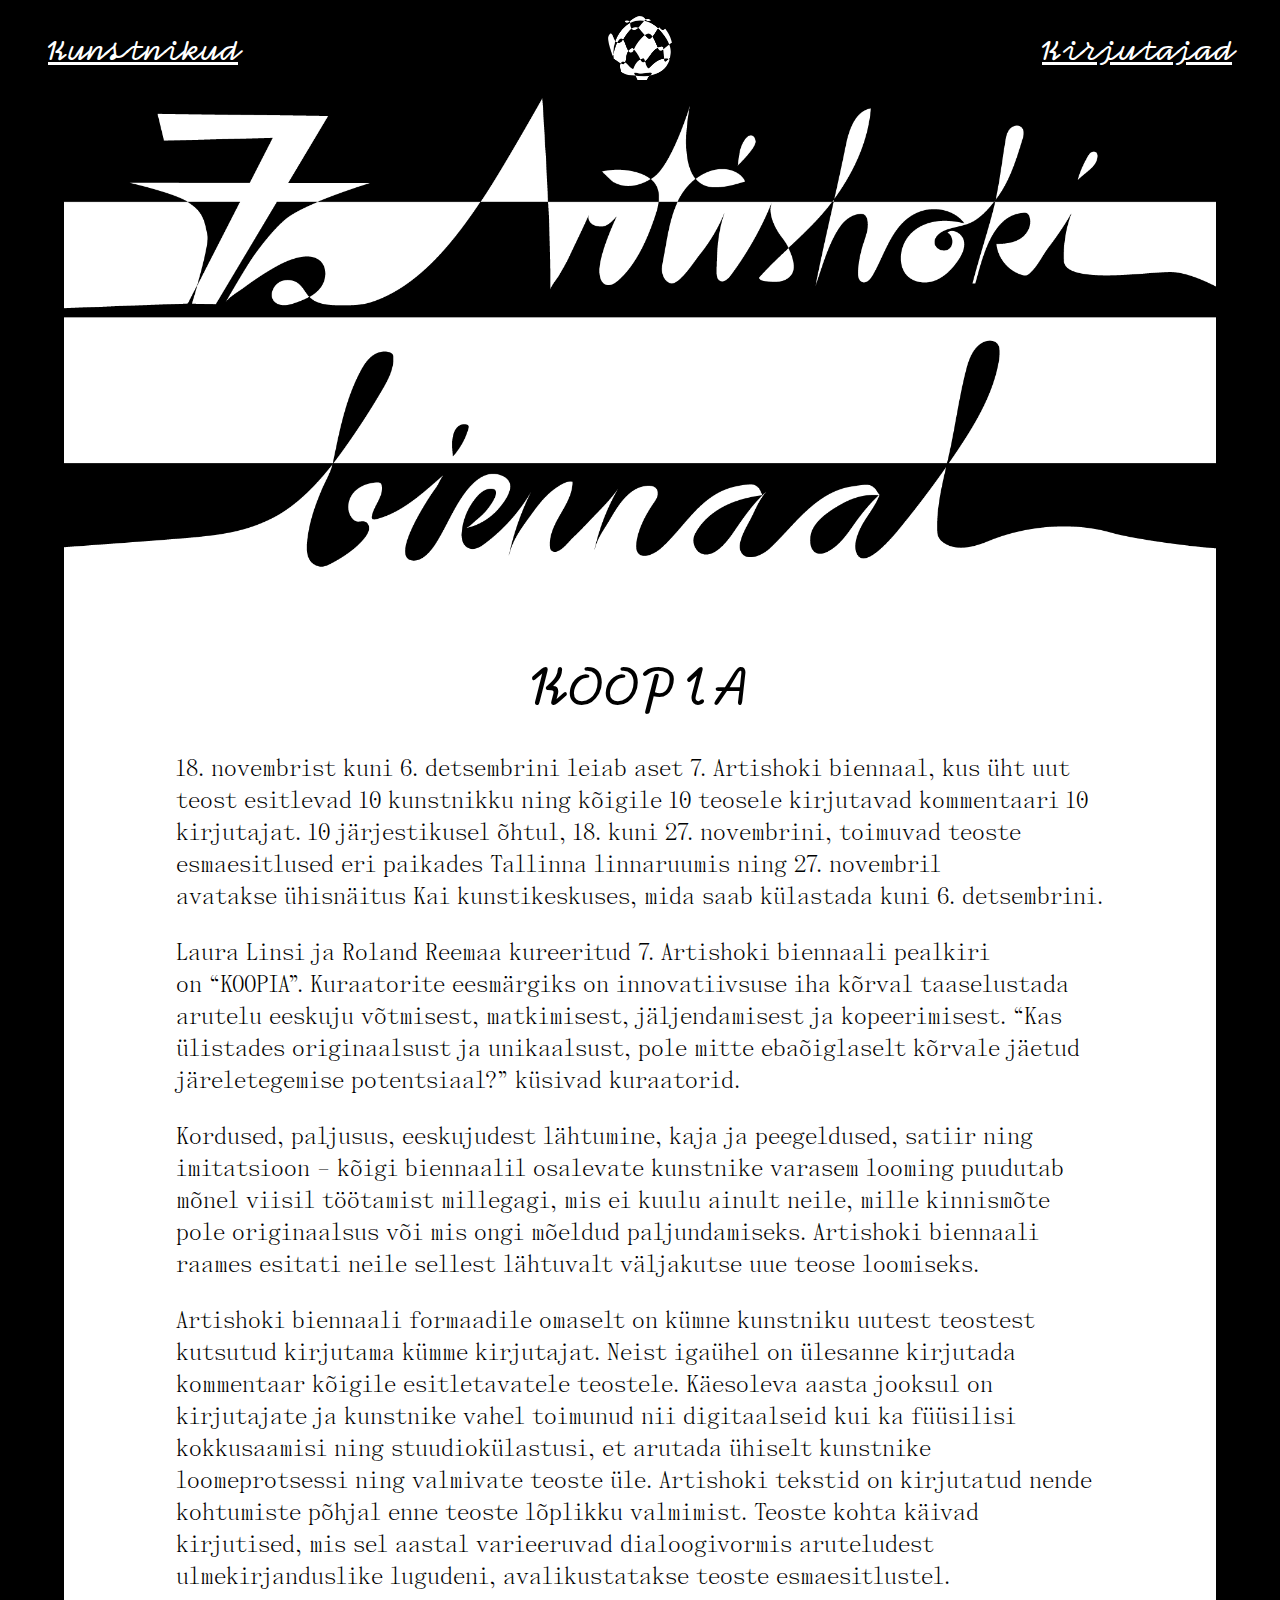
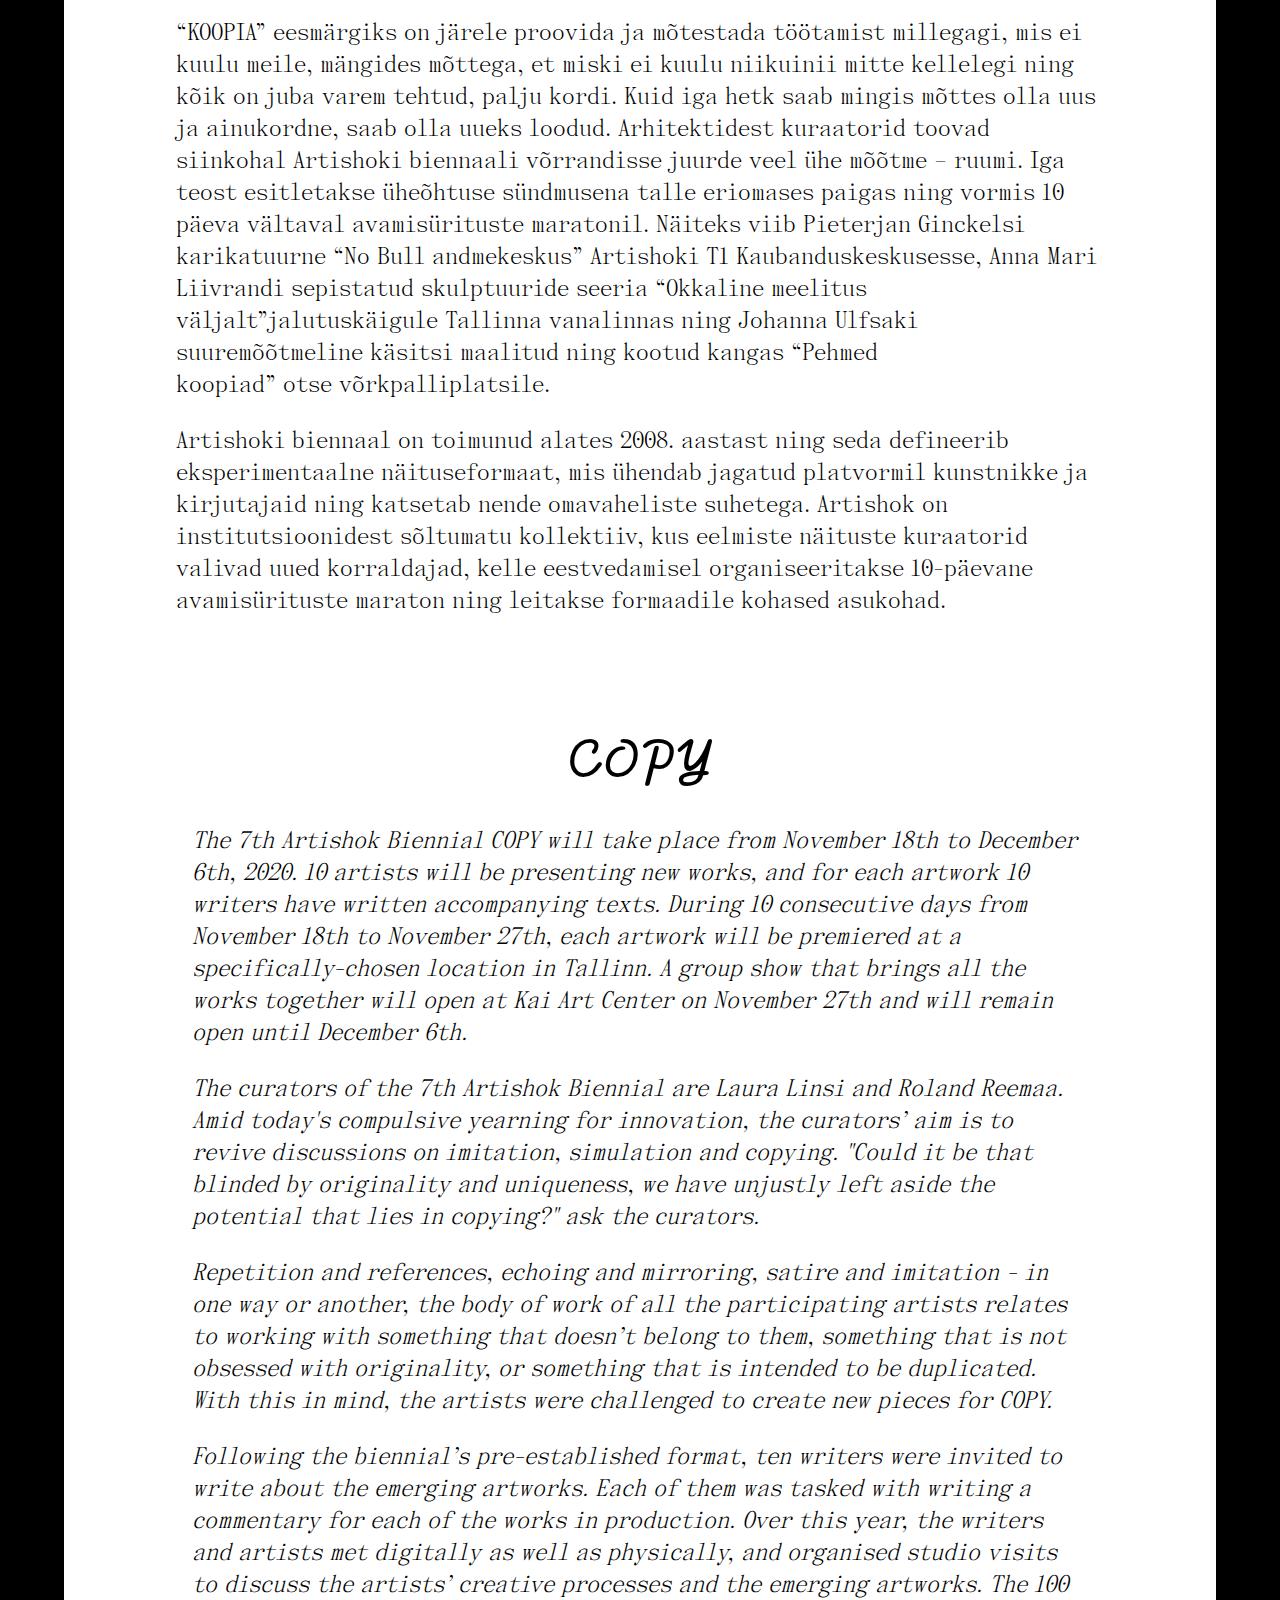
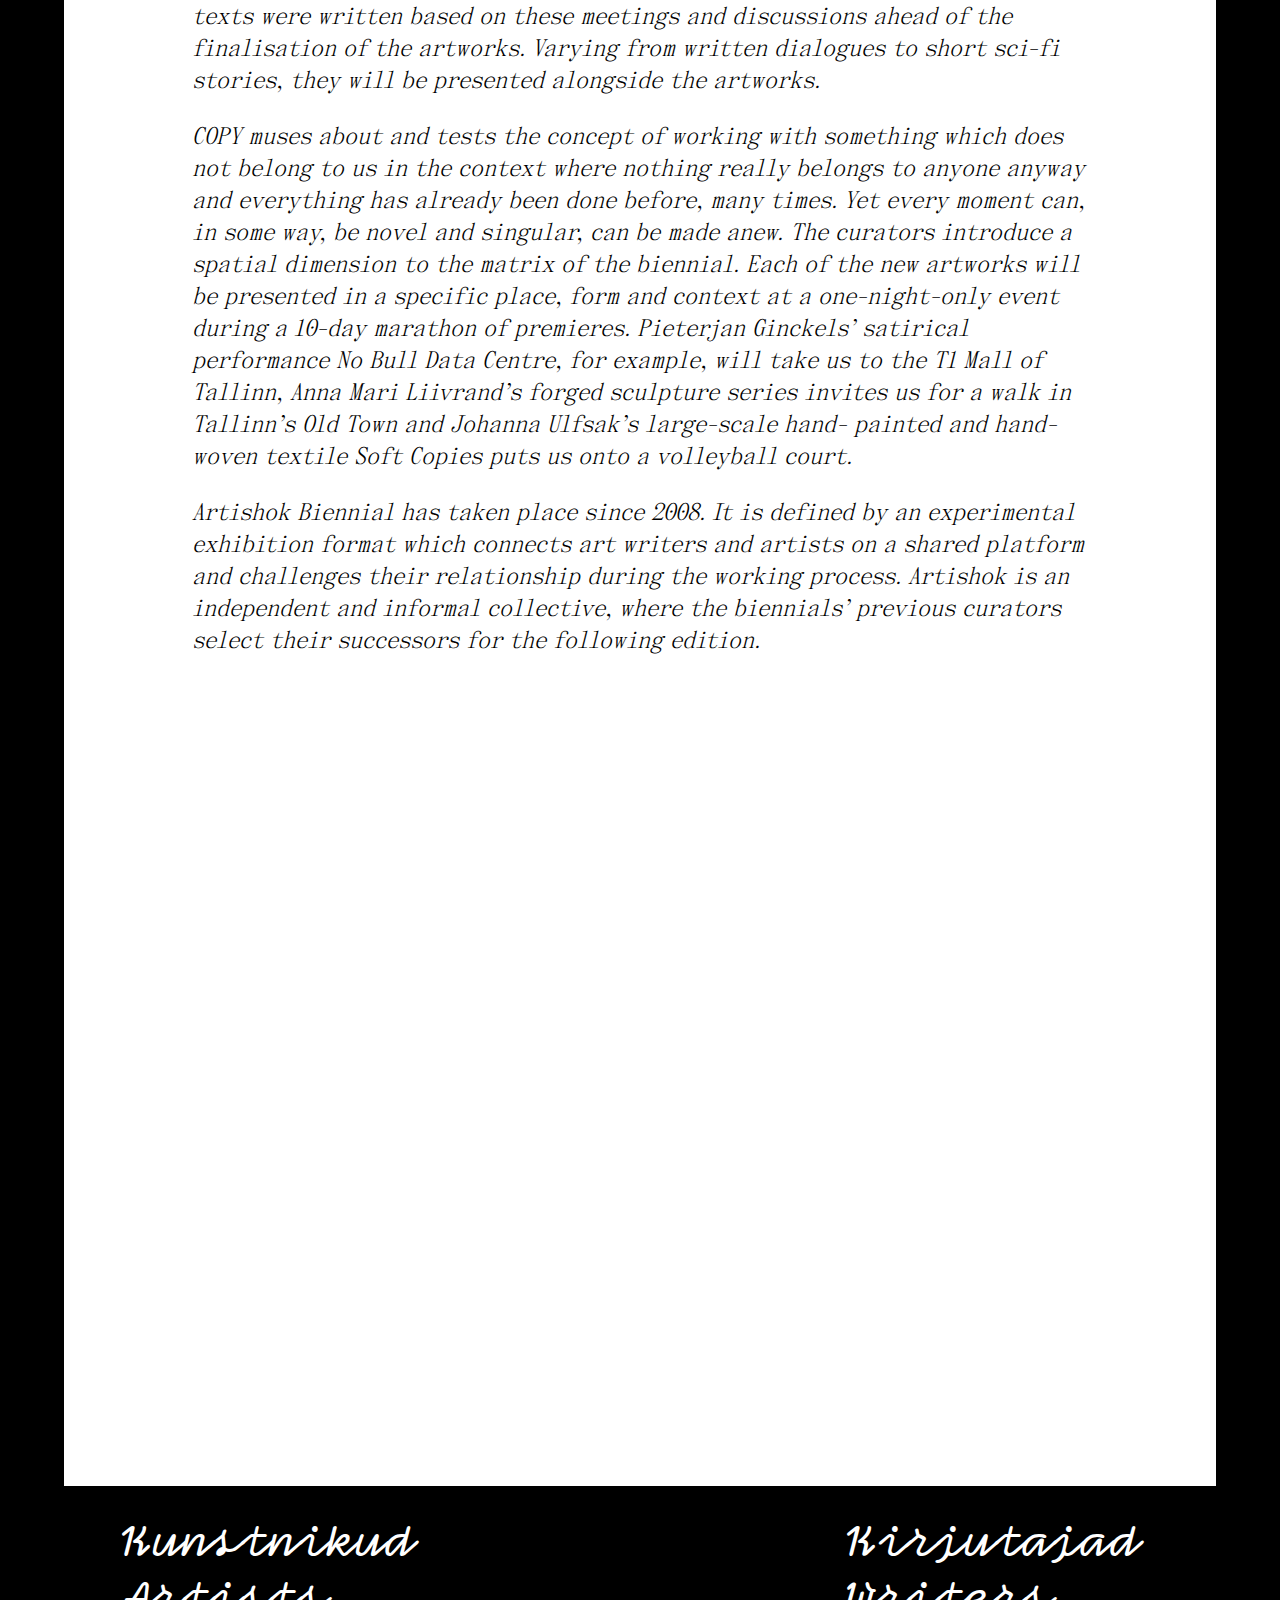
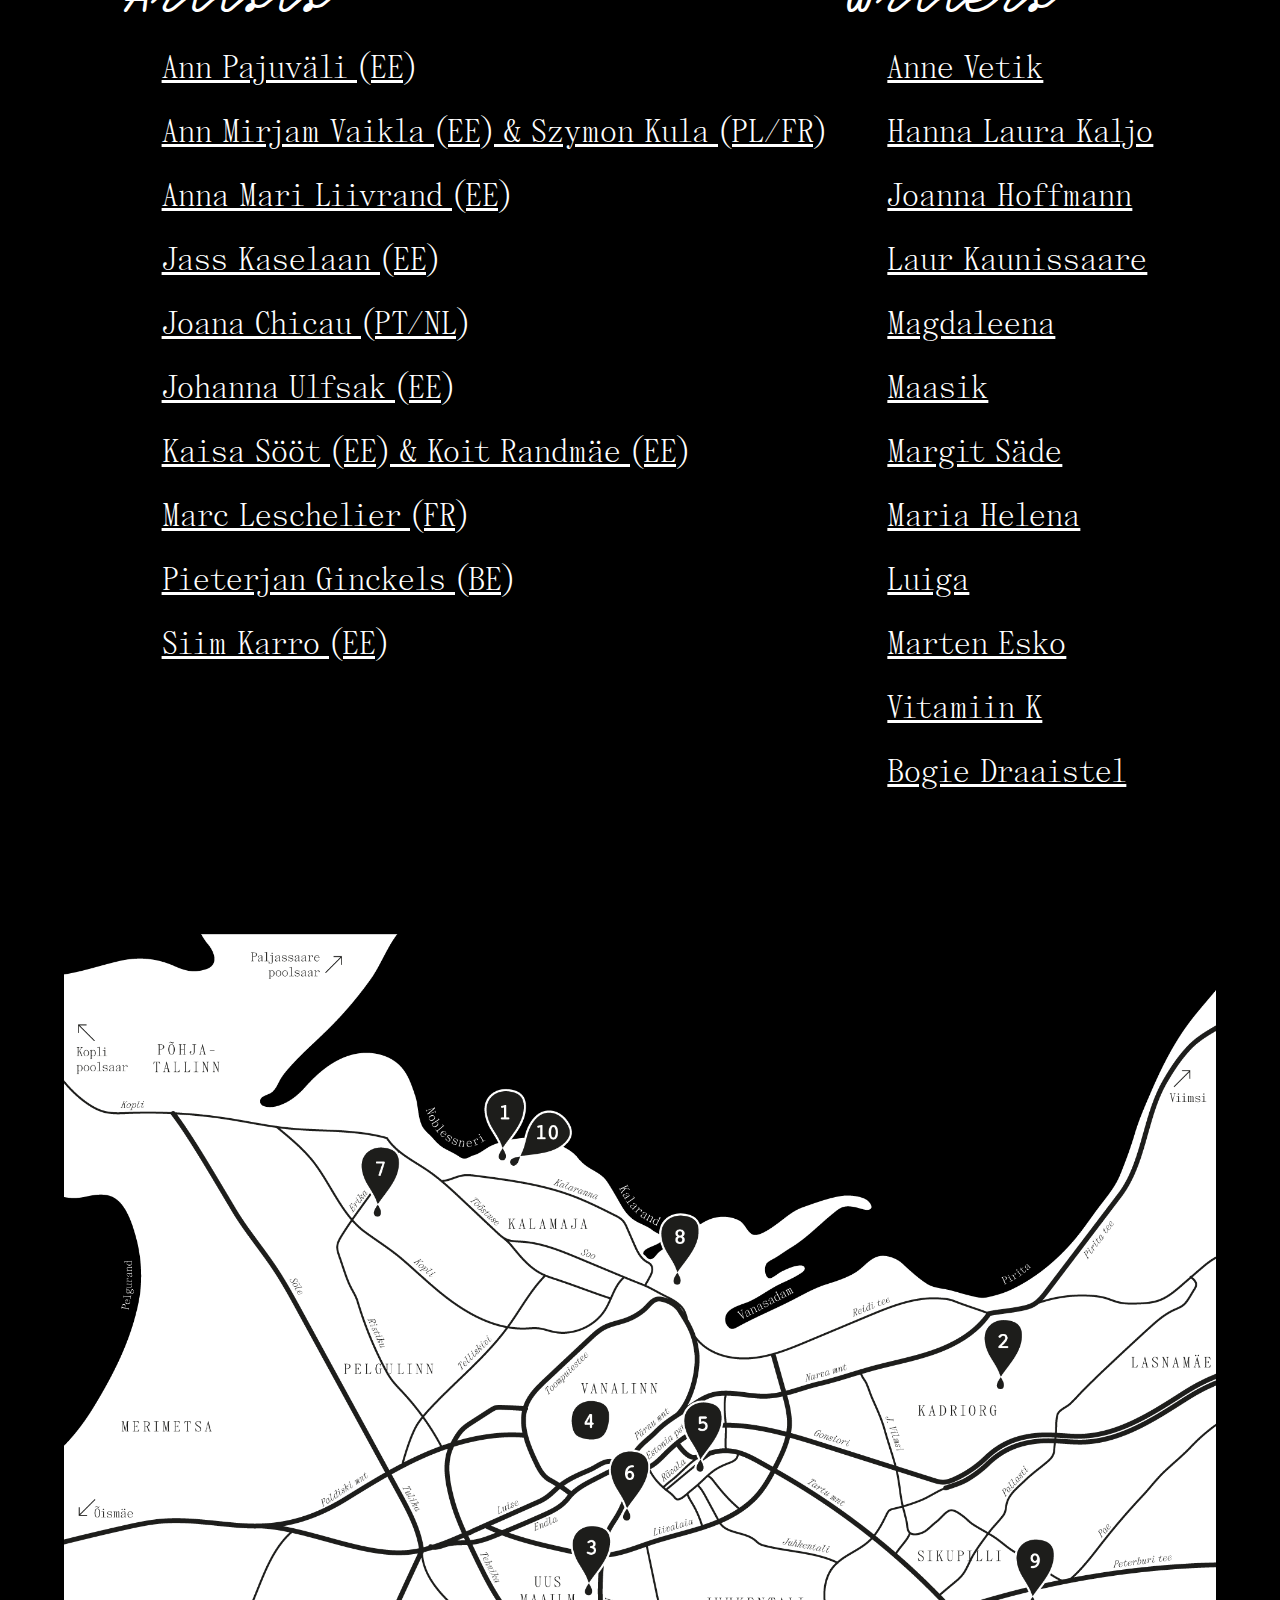
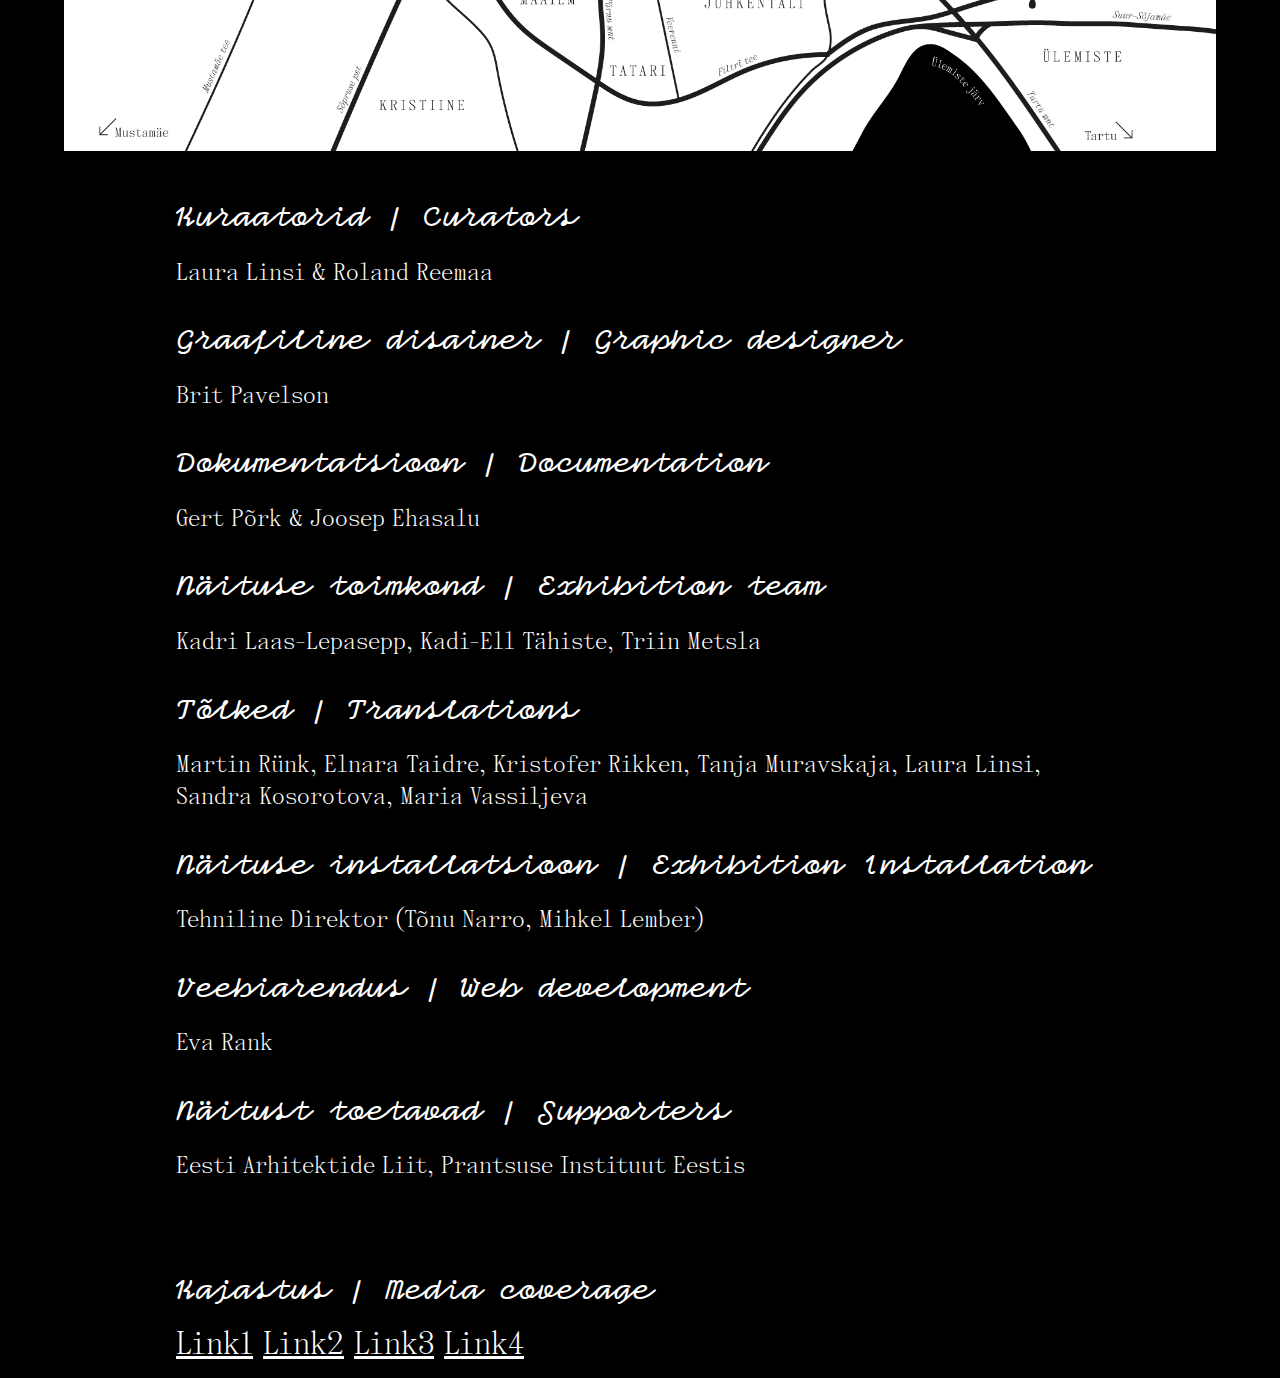
<file: index.html>
<!DOCTYPE html>
<html lang="en">
<head>
    <meta charset="UTF-8">
    <meta name="viewport" content="width=device-width, initial-scale=1.0">
    <title>7. Artishoki biennaal</title>
    <link rel="stylesheet" href="style.css">
</head>
<body>
    <nav>
      <div class="menu">
            <div class="artist-link">
                <h2><a href="javascript:;" onclick="toggleArtists()">Kunstnikud</a></h2>
            </div>
            <div class="icon-container">
                <a href="index.html"><img src="img/symbol.png" alt="artishok-home" class="icon"></a>
            </div>
            <div class="writers-link">
                <h2><a href="javascript:;" onclick="toggleWriters()">Kirjutajad</a></h2>
            </div>
      </div>
      <div id="artists-menu" class="dropdown-menu">
          <ul>
              <li><a href="kunstnikud/pajuvali.html">Ann Pajuväli (EE)</a></li>
              <li><a href="kunstnikud/vaiklakula.html">Ann Mirjam Vaikla (EE) & Szymon Kula (PL/FR)</a></li>
              <li><a href="kunstnikud/liivrand.html">Anna Mari Liivrand (EE)</a></li>
              <li><a href="kunstnikud/kaselaan.html">Jass Kaselaan (EE)</a></li>
              <li><a href="kunstnikud/chicau.html">Joana Chicau (PT/NL)</a></li>
              <li><a href="kunstnikud/ulfsak.html">Johanna Ulfsak (EE)</a></li>
              <li><a href="kunstnikud/sootrandmae.html">Kaisa Sööt (EE) & Koit Randmäe (EE)</a></li>
              <li><a href="kunstnikud/leschelier.html">Marc Leschelier (FR)</a></li>
              <li><a href="kunstnikud/ginckels.html">Pieterjan Ginckels (BE)</a></li>
              <li><a href="kunstnikud/karro.html">Siim Karro (EE)</a></li>
        </ul>
      </div>
      <div id="writers-menu" class="dropdown-menu">
          <ul>
              <li><a href="kirjutajad/vetik.html">Anne Vetik</a></li>
              <li><a href="kirjutajad/kaljo.html">Hanna Laura Kaljo</a></li>
              <li><a href="kirjutajad/hoffmann.html">Joanna Hoffmann</a></li>
              <li><a href="kirjutajad/kaunissaare.html">Laur Kaunissaare</a></li>
              <li><a href="kirjutajad/maasik.html">Magdaleena Maasik</a></li>
              <li><a href="kirjutajad/sade.html">Margit Säde</a></li>
              <li><a href="kirjutajad/luiga.html">Maria Helena Luiga</a></li>
              <li><a href="kirjutajad/esko.html">Marten Esko</a></li>
              <li><a href="kirjutajad/k.html">Vitamiin K</a></li>
              <li><a href="kirjutajad/draaistel.html">Bogie Draaistel</a></li>
          </ul>
        </div>
    </nav>
    <main class="wrapper">
        <img class="banner" src="img/artishok.png">
        <div class="inverted">
            <article class="article">
                <h1>KOOPIA</h1>
                <p>18. novembrist kuni 6. detsembrini leiab aset 7. Artishoki biennaal, kus üht uut
                teost esitlevad 10 kunstnikku ning kõigile 10 teosele kirjutavad kommentaari
                10 kirjutajat. 10 järjestikusel õhtul, 18. kuni 27. novembrini, toimuvad teoste
                esmaesitlused eri paikades Tallinna linnaruumis ning 27. novembril
                avatakse ühisnäitus Kai kunstikeskuses, mida saab külastada kuni 6.
                detsembrini.</p>
                <p>Laura Linsi ja Roland Reemaa kureeritud 7. Artishoki biennaali pealkiri
                on “KOOPIA”. Kuraatorite eesmärgiks on innovatiivsuse iha kõrval
                taaselustada arutelu eeskuju võtmisest, matkimisest, jäljendamisest ja
                kopeerimisest. “Kas ülistades originaalsust ja unikaalsust, pole mitte
                ebaõiglaselt kõrvale jäetud järeletegemise potentsiaal?” küsivad kuraatorid. </p>
                <p>Kordused, paljusus, eeskujudest lähtumine, kaja ja peegeldused, satiir ning
                imitatsioon – kõigi biennaalil osalevate kunstnike varasem looming puudutab
                mõnel viisil töötamist millegagi, mis ei kuulu ainult neile, mille kinnismõte pole
                originaalsus või mis ongi mõeldud paljundamiseks. Artishoki biennaali raames
                esitati neile sellest lähtuvalt väljakutse uue teose loomiseks.</p>
                <p>Artishoki biennaali formaadile omaselt on kümne kunstniku uutest teostest
                kutsutud kirjutama kümme kirjutajat. Neist igaühel on ülesanne kirjutada
                kommentaar kõigile esitletavatele teostele. Käesoleva aasta jooksul on
                kirjutajate ja kunstnike vahel toimunud nii digitaalseid kui ka füüsilisi
                kokkusaamisi ning stuudiokülastusi, et arutada ühiselt kunstnike
                loomeprotsessi ning valmivate teoste üle. Artishoki tekstid on kirjutatud nende
                kohtumiste põhjal enne teoste lõplikku valmimist. Teoste kohta käivad
                kirjutised, mis sel aastal varieeruvad dialoogivormis aruteludest
                ulmekirjanduslike lugudeni, avalikustatakse teoste esmaesitlustel.</p>
                <p>“KOOPIA” eesmärgiks on järele proovida ja mõtestada töötamist millegagi,
                mis ei kuulu meile, mängides mõttega, et miski ei kuulu niikuinii mitte kellelegi
                ning kõik on juba varem tehtud, palju kordi. Kuid iga hetk saab mingis mõttes
                olla uus ja ainukordne, saab olla uueks loodud. Arhitektidest kuraatorid toovad
                siinkohal Artishoki biennaali võrrandisse juurde veel ühe mõõtme – ruumi. Iga
                teost esitletakse üheõhtuse sündmusena talle eriomases paigas ning vormis
                10 päeva vältaval avamisürituste maratonil. Näiteks viib Pieterjan Ginckelsi
                karikatuurne “No Bull andmekeskus” Artishoki T1 Kaubanduskeskusesse,
                Anna Mari Liivrandi sepistatud skulptuuride seeria “Okkaline meelitus
                väljalt”jalutuskäigule Tallinna vanalinnas ning Johanna Ulfsaki
                suuremõõtmeline käsitsi maalitud ning kootud kangas “Pehmed
                koopiad” otse võrkpalliplatsile.</p>
                <p>Artishoki biennaal on toimunud alates 2008. aastast ning seda defineerib
                eksperimentaalne näituseformaat, mis ühendab jagatud platvormil kunstnikke
                ja kirjutajaid ning katsetab nende omavaheliste suhetega. Artishok on
                institutsioonidest sõltumatu kollektiiv, kus eelmiste näituste kuraatorid valivad
                uued korraldajad, kelle eestvedamisel organiseeritakse 10-päevane
                avamisürituste maraton ning leitakse formaadile kohased asukohad.</p>
            </article>

            <article class="article eng">
                <h1>COPY</h1>
                <p>The 7th Artishok Biennial COPY will take place from November 18th to
                  December 6th, 2020. 10 artists will be presenting new works, and for each
                  artwork 10 writers have written accompanying texts. During 10 consecutive
                  days from November 18th to November 27th, each artwork will be premiered
                  at a specifically-chosen location in Tallinn. A group show that brings all the
                  works together will open at Kai Art Center on November 27th and will remain
                  open until December 6th.</p>
                  <p>The curators of the 7th Artishok Biennial are Laura Linsi and Roland Reemaa.
                  Amid today&#39;s compulsive yearning for innovation, the curators’ aim is to revive
                  discussions on imitation, simulation and copying. &quot;Could it be that blinded by
                  originality and uniqueness, we have unjustly left aside the potential that lies in
                  copying?&quot; ask the curators.</p>
                  <p>Repetition and references, echoing and mirroring, satire and imitation - in one
                  way or another, the body of work of all the participating artists relates to
                  working with something that doesn’t belong to them, something that is not
                  obsessed with originality, or something that is intended to be duplicated. With
                  this in mind, the artists were challenged to create new pieces for COPY.</p>
                  <p>Following the biennial’s pre-established format, ten writers were invited to
                  write about the emerging artworks. Each of them was tasked with writing a
                  commentary for each of the works in production. Over this year, the writers
                  and artists met digitally as well as physically, and organised studio visits to
                  discuss the artists’ creative processes and the emerging artworks. The 100
                  texts were written based on these meetings and discussions ahead of the
                  finalisation of the artworks. Varying from written dialogues to short sci-fi
                  stories, they will be presented alongside the artworks.</p>
                  <p>COPY muses about and tests the concept of working with something which
                  does not belong to us in the context where nothing really belongs to anyone
                  anyway and everything has already been done before, many times. Yet every
                  moment can, in some way, be novel and singular, can be made anew. The
                  curators introduce a spatial dimension to the matrix of the biennial. Each of
                  the new artworks will be presented in a specific place, form and context at a
                  one-night-only event during a 10-day marathon of premieres. Pieterjan
                  Ginckels’ satirical performance No Bull Data Centre, for example, will take us
                  to the T1 Mall of Tallinn, Anna Mari Liivrand’s forged sculpture series invites
                  us for a walk in Tallinn’s Old Town and Johanna Ulfsak’s large-scale hand-
                  painted and hand-woven textile Soft Copies puts us onto a volleyball court.</p>
                  <p>Artishok Biennial has taken place since 2008. It is defined by an experimental
                  exhibition format which connects art writers and artists on a shared platform
                  and challenges their relationship during the working process. Artishok is an
                  independent and informal collective, where the biennials’ previous curators
                  select their successors for the following edition.</p>
            </article>
            <div class="padder">
                <div class="video-container">
                    <iframe width="560" height="315" src="https://www.youtube.com/embed/w15oWDh02K4" frameborder="0" allow="accelerometer; autoplay; clipboard-write; encrypted-media; gyroscope; picture-in-picture" allowfullscreen></iframe>
                </div>
            </div>
        </div>
        <div class="columns">
          <article class="column left">
            <h2>Kunstnikud</h2>
            <h2>Artists</h2>
            <ul>
              <li><a href="kunstnikud/pajuvali.html">Ann Pajuväli (EE)</a></li>
              <li><a href="kunstnikud/vaiklakula.html">Ann Mirjam Vaikla (EE) & Szymon Kula (PL/FR)</a></li>
              <li><a href="kunstnikud/liivrand.html">Anna Mari Liivrand (EE)</a></li>
              <li><a href="kunstnikud/kaselaan.html">Jass Kaselaan (EE)</a></li>
              <li><a href="kunstnikud/chicau.html">Joana Chicau (PT/NL)</a></li>
              <li><a href="kunstnikud/ulfsak.html">Johanna Ulfsak (EE)</a></li>
              <li><a href="kunstnikud/sootrandmae.html">Kaisa Sööt (EE) & Koit Randmäe (EE)</a></li>
              <li><a href="kunstnikud/leschelier.html">Marc Leschelier (FR)</a></li>
              <li><a href="kunstnikud/ginckels.html">Pieterjan Ginckels (BE)</a></li>
              <li><a href="kunstnikud/karro.html">Siim Karro (EE)</a></li>
            </ul>
          </article>
          <article class="column right">
            <h2>Kirjutajad</h2>
            <h2>Writers</h2>
            <ul>
              <li><a href="kirjutajad/vetik.html">Anne Vetik</a></li>
              <li><a href="kirjutajad/kaljo.html">Hanna Laura Kaljo</a></li>
              <li><a href="kirjutajad/hoffmann.html">Joanna Hoffmann</a></li>
              <li><a href="kirjutajad/kaunissaare.html">Laur Kaunissaare</a></li>
              <li><a href="kirjutajad/maasik.html">Magdaleena Maasik</a></li>
              <li><a href="kirjutajad/sade.html">Margit Säde</a></li>
              <li><a href="kirjutajad/luiga.html">Maria Helena Luiga</a></li>
              <li><a href="kirjutajad/esko.html">Marten Esko</a></li>
              <li><a href="kirjutajad/k.html">Vitamiin K</a></li>
              <li><a href="kirjutajad/draaistel.html">Bogie Draaistel</a></li>
            </ul>
          </article>
        </div>
          <img class="map" src="img/kaart.png" alt="artishoki-kaart">
        <div class="article">
          <h2>Kuraatorid / Curators</h2>
          <p>Laura Linsi & Roland Reemaa</p>
          <h2>Graafiline disainer / Graphic&nbsp;designer</h2>
          <p>Brit Pavelson</p>
          <h2>Dokumentatsioon / Documentation</h2>
          <p>Gert Põrk & Joosep Ehasalu</p>
          <h2>Näituse toimkond / Exhibition&nbsp;team</h2>
          <p>Kadri Laas-Lepasepp, Kadi-Ell Tähiste, Triin Metsla</p>
          <h2>Tõlked / Translations</h2>
          <p>Martin Rünk, Elnara Taidre, Kristofer Rikken, Tanja Muravskaja, Laura Linsi, Sandra Kosorotova, Maria Vassiljeva</p>
          <h2>Näituse installatsioon&nbsp;/ Exhibition&nbsp;Installation</h2>
          <p>Tehniline Direktor (Tõnu Narro, Mihkel Lember)</p>
          <h2>Veebiarendus / Web&nbsp;development</h2>
          <p>Eva Rank</p>
          <h2>Näitust toetavad / Supporters</h2>
          <p>Eesti Arhitektide Liit, Prantsuse Instituut Eestis</p>
        </div>
        <div class="article">
          <h2>Kajastus&nbsp;/ Media&nbsp;coverage</h2>
          <a href="#" class="media">Link1</a>
          <a href="#" class="media">Link2</a>
          <a href="#" class="media">Link3</a>
          <a href="#" class="media">Link4</a>
        </div>
    </main>
    <script src="js/nav.js"></script>
</body>

</html>
</file>
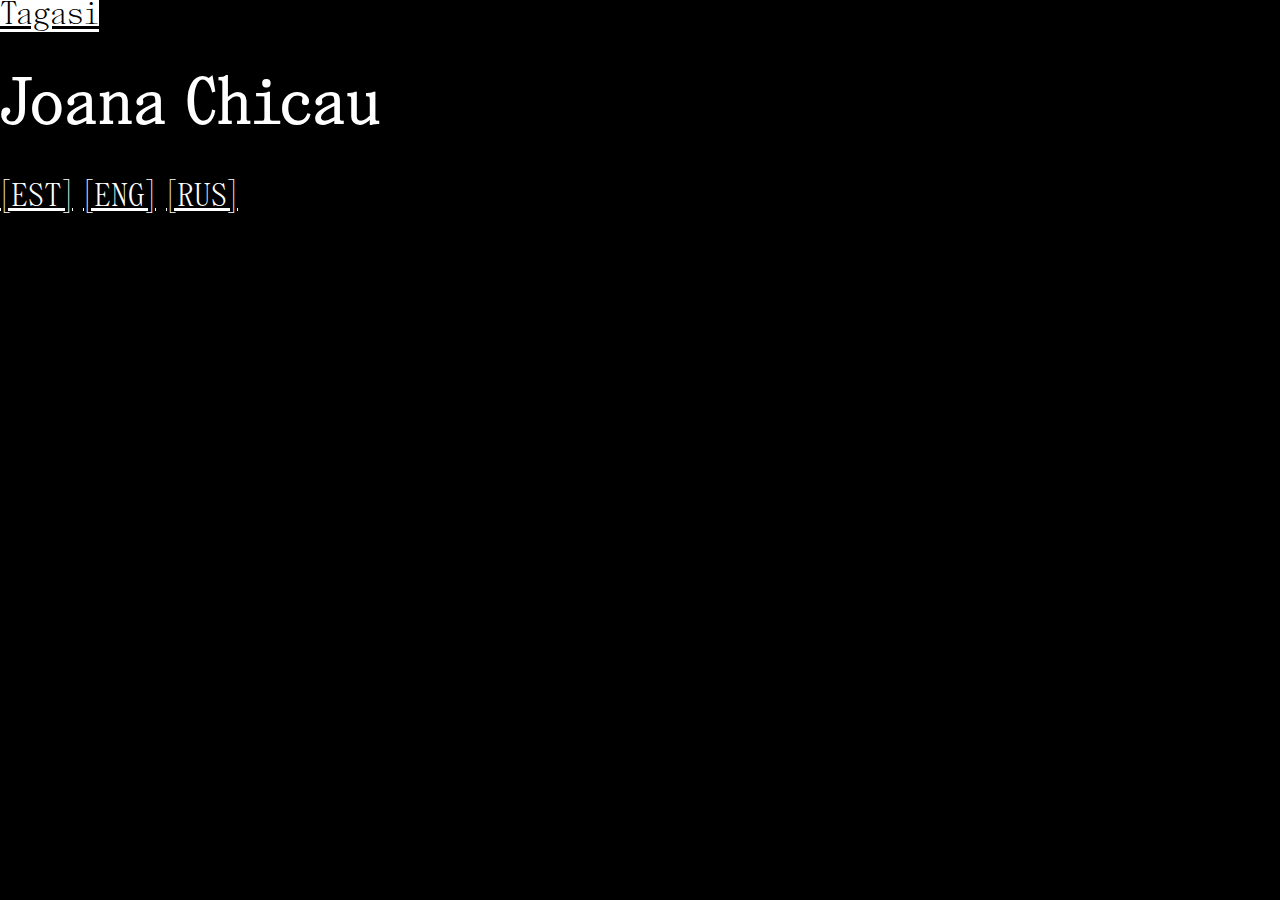
<file: kunstnikud/chicau.html>
<!DOCTYPE html>
<html lang="en" dir="ltr">
  <head>
    <meta charset="utf-8">
    <title>Joana Chicau</title>
    <link rel="stylesheet" href="../style.css">
  </head>
  <body>
    <div class="tagasi">
        <a href="../index.html">Tagasi</a>
    </div>
    <div class="container">
      <div class="ab heading white-text centered">
        <h1>Joana Chicau</h1>
      </div>
      <div class="centered body">
        <a href="../files/EST_JoanaChicau.pdf" target="_blank">[EST]</a>
        <a href="../files/ENG_JoanaChicau.pdf" target="_blank">[ENG]</a>
        <a href="../files/RUS_JoanaChicau.pdf" target="_blank">[RUS]</a>
      </div>
    </div>
  </body>
</html>
</file>
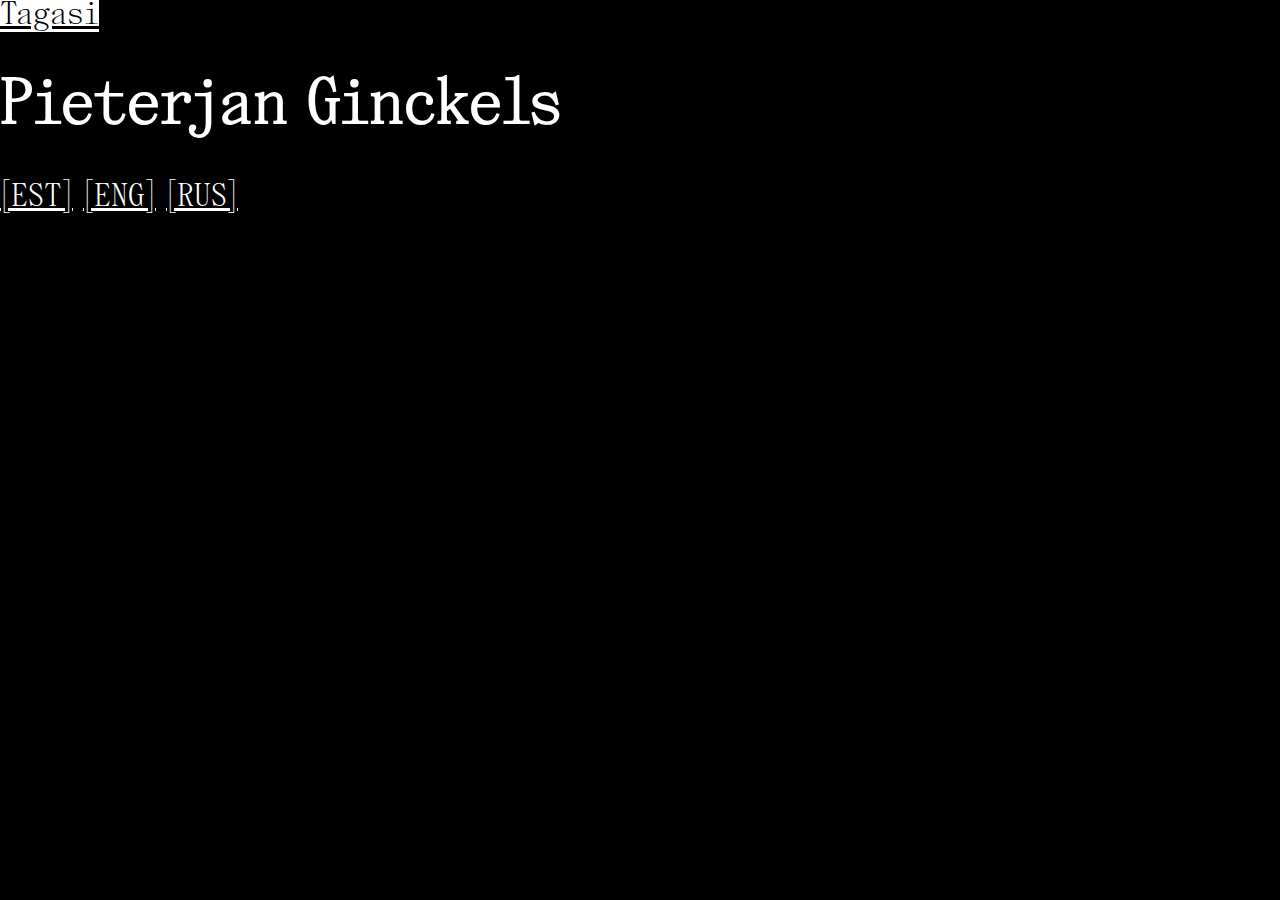
<file: kunstnikud/ginckels.html>
<!DOCTYPE html>
<html lang="en" dir="ltr">
  <head>
    <meta charset="utf-8">
    <title>Pieterjan Ginckels</title>
    <link rel="stylesheet" href="../style.css">
  </head>
  <body>
    <div class="tagasi">
        <a href="../index.html">Tagasi</a>
    </div>
    <div class="container">
      <div class="ab heading white-text centered">
        <h1>Pieterjan Ginckels</h1>
      </div>
      <div class="centered body">
        <a href="../files/EST_PieterjanGinckels.pdf" target="_blank">[EST]</a>
        <a href="../files/ENG_PieterjanGinckels.pdf" target="_blank">[ENG]</a>
        <a href="../files/RUS_PieterjanGinckels.pdf" target="_blank">[RUS]</a>
      </div>
    </div>
  </body>
</html>
</file>
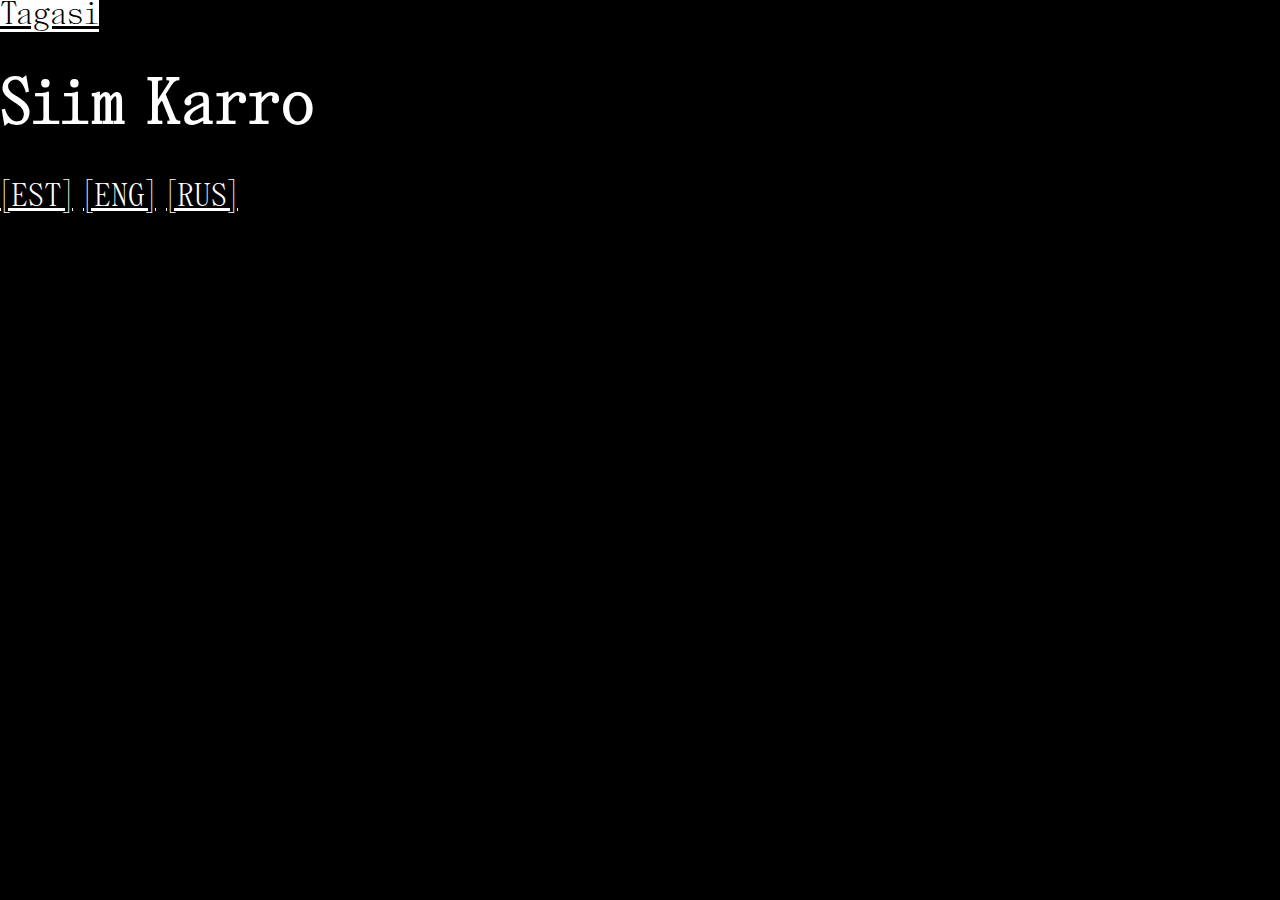
<file: kunstnikud/karro.html>
<!DOCTYPE html>
<html lang="en" dir="ltr">
  <head>
    <meta charset="utf-8">
    <title>Siim Karro</title>
    <link rel="stylesheet" href="../style.css">
  </head>
  <body>
    <div class="tagasi">
        <a href="../index.html">Tagasi</a>
    </div>
    <div class="container">
      <div class="ab heading white-text centered">
        <h1>Siim Karro</h1>
      </div>
      <div class="centered body">
        <a href="../files/EST_SiimKarro.pdf" target="_blank">[EST]</a>
        <a href="../files/ENG_SiimKarro.pdf" target="_blank">[ENG]</a>
        <a href="../files/RUS_SiimKarro.pdf" target="_blank">[RUS]</a>
      </div>
    </div>
  </body>
</html>
</file>
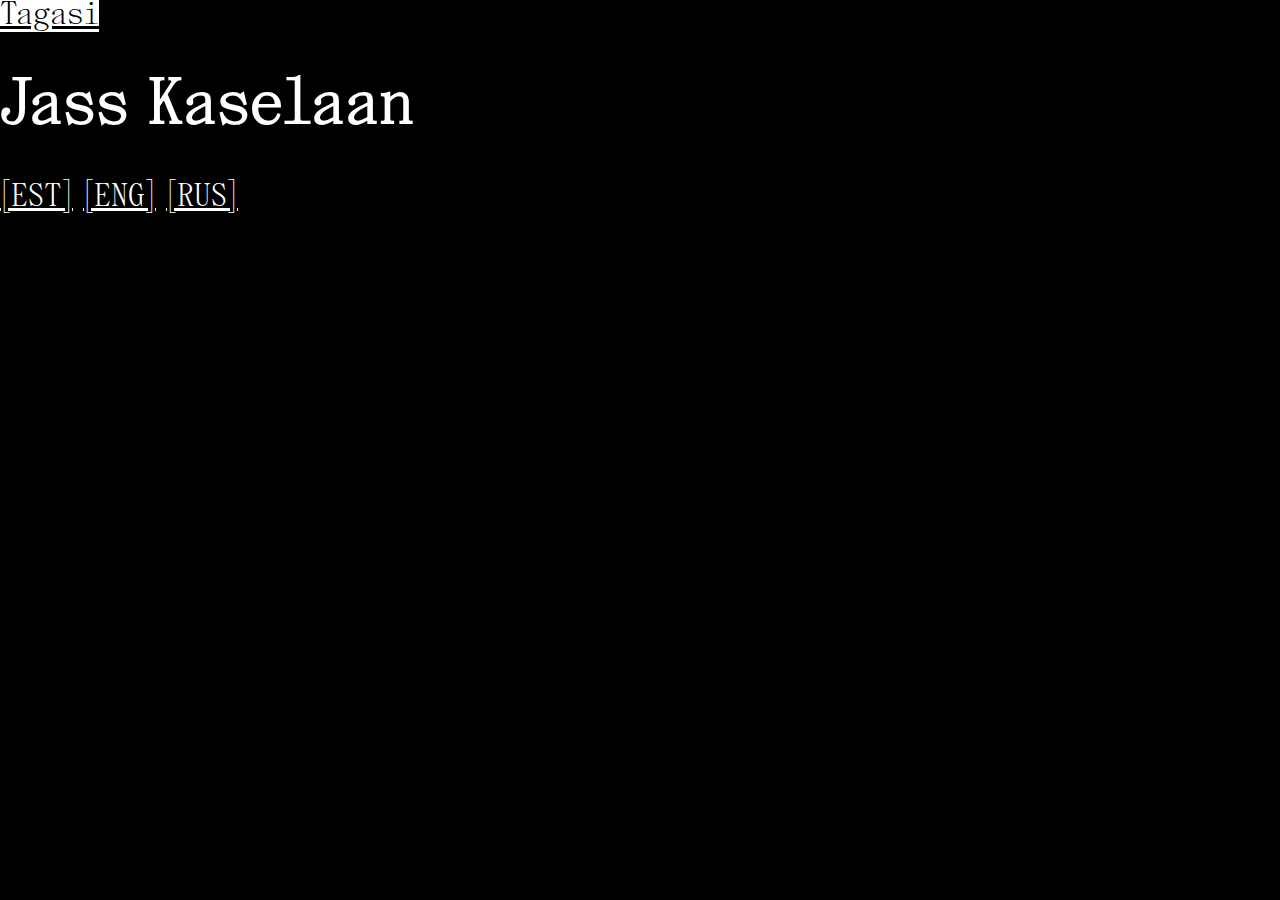
<file: kunstnikud/kaselaan.html>
<!DOCTYPE html>
<html lang="en" dir="ltr">
  <head>
    <meta charset="utf-8">
    <title>Jass Kaselaan</title>
    <link rel="stylesheet" href="../style.css">
  </head>
  <body>
    <div class="tagasi">
        <a href="../index.html">Tagasi</a>
    </div>
    <div class="container">
      <div class="ab heading white-text centered">
        <h1>Jass Kaselaan</h1>
      </div>
      <div class="centered body">
        <a href="../files/EST_JassKaselaan.pdf" target="_blank">[EST]</a>
        <a href="../files/ENG_JassKaselaan.pdf" target="_blank">[ENG]</a>
        <a href="../files/RUS_JassKaselaan.pdf" target="_blank">[RUS]</a>
      </div>
    </div>
  </body>
</html>
</file>
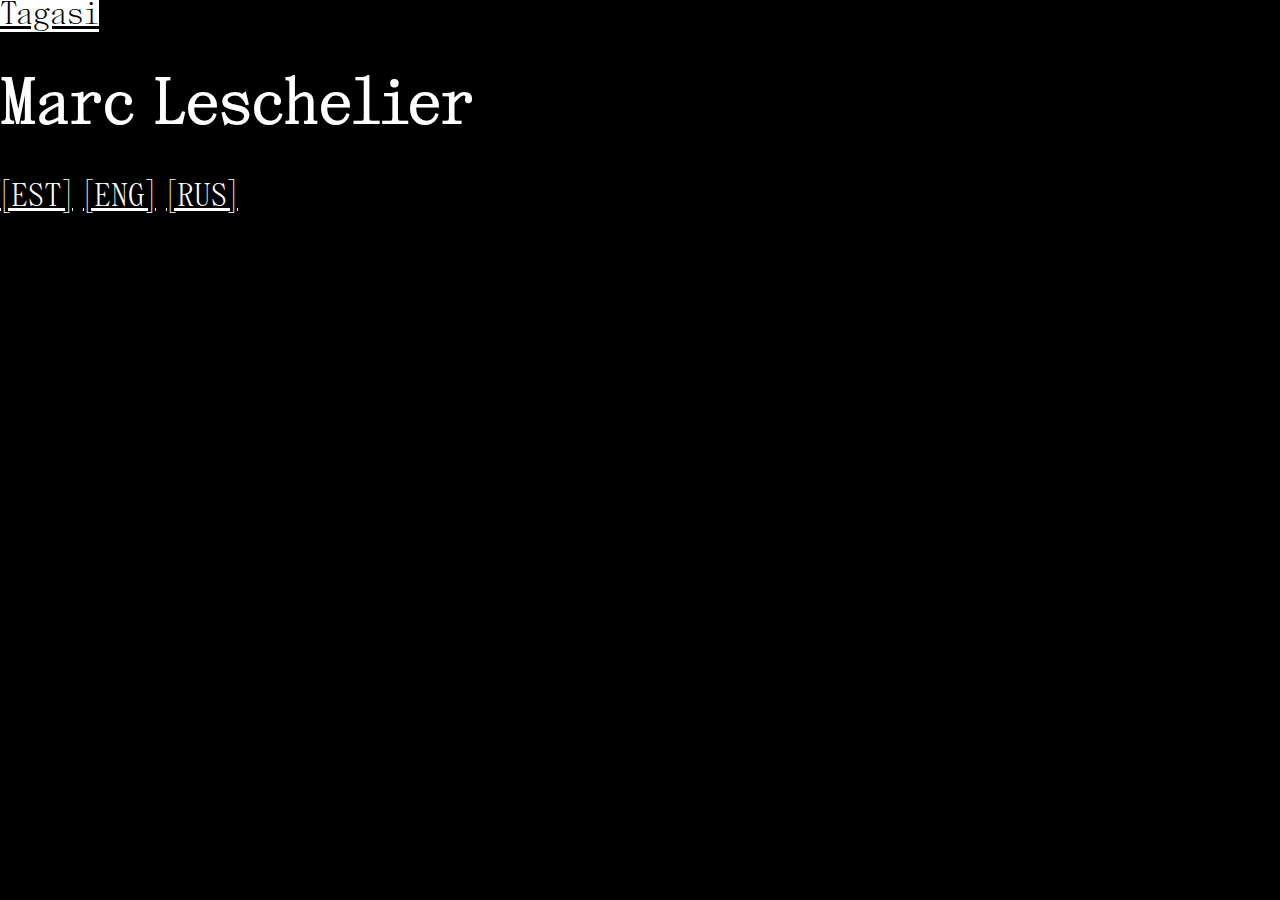
<file: kunstnikud/leschelier.html>
<!DOCTYPE html>
<html lang="en" dir="ltr">
  <head>
    <meta charset="utf-8">
    <title>Marc Leschelier</title>
    <link rel="stylesheet" href="../style.css">
  </head>
  <body>
    <div class="tagasi">
        <a href="../index.html">Tagasi</a>
    </div>
    <div class="container">
      <div class="ab heading white-text centered">
        <h1>Marc Leschelier</h1>
      </div>
      <div class="centered body">
        <a href="../files/EST_MarcLeschelier.pdf" target="_blank">[EST]</a>
        <a href="../files/ENG_MarcLeschelier.pdf" target="_blank">[ENG]</a>
        <a href="../files/RUS_MarcLeschelier.pdf" target="_blank">[RUS]</a>
      </div>
    </div>
  </body>
</html>
</file>
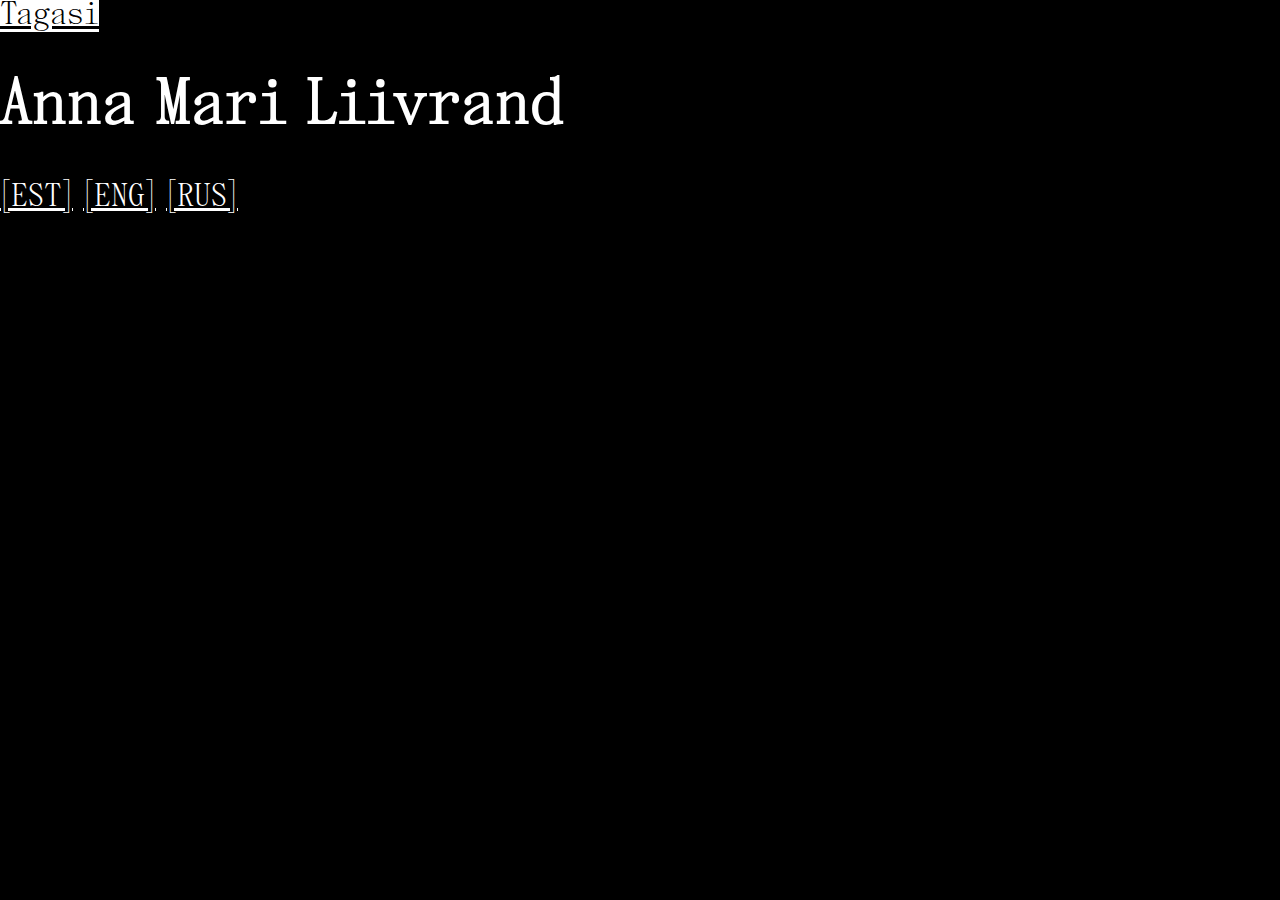
<file: kunstnikud/liivrand.html>
<!DOCTYPE html>
<html lang="en" dir="ltr">
  <head>
    <meta charset="utf-8">
    <title>Anna Mari Liivrand</title>
    <link rel="stylesheet" href="../style.css">
  </head>
  <body>
    <div class="tagasi">
        <a href="../index.html">Tagasi</a>
    </div>
    <div class="container">
      <div class="ab heading white-text centered">
        <h1>Anna Mari Liivrand</h1>
      </div>
      <div class="centered body">
        <a href="../files/EST_AnnaMariLiivrand.pdf" target="_blank">[EST]</a>
        <a href="../files/ENG_AnnaMariLiivrand.pdf" target="_blank">[ENG]</a>
        <a href="../files/RUS_AnnaMariLiivrand.pdf" target="_blank">[RUS]</a>
      </div>
    </div>
  </body>
</html>
</file>
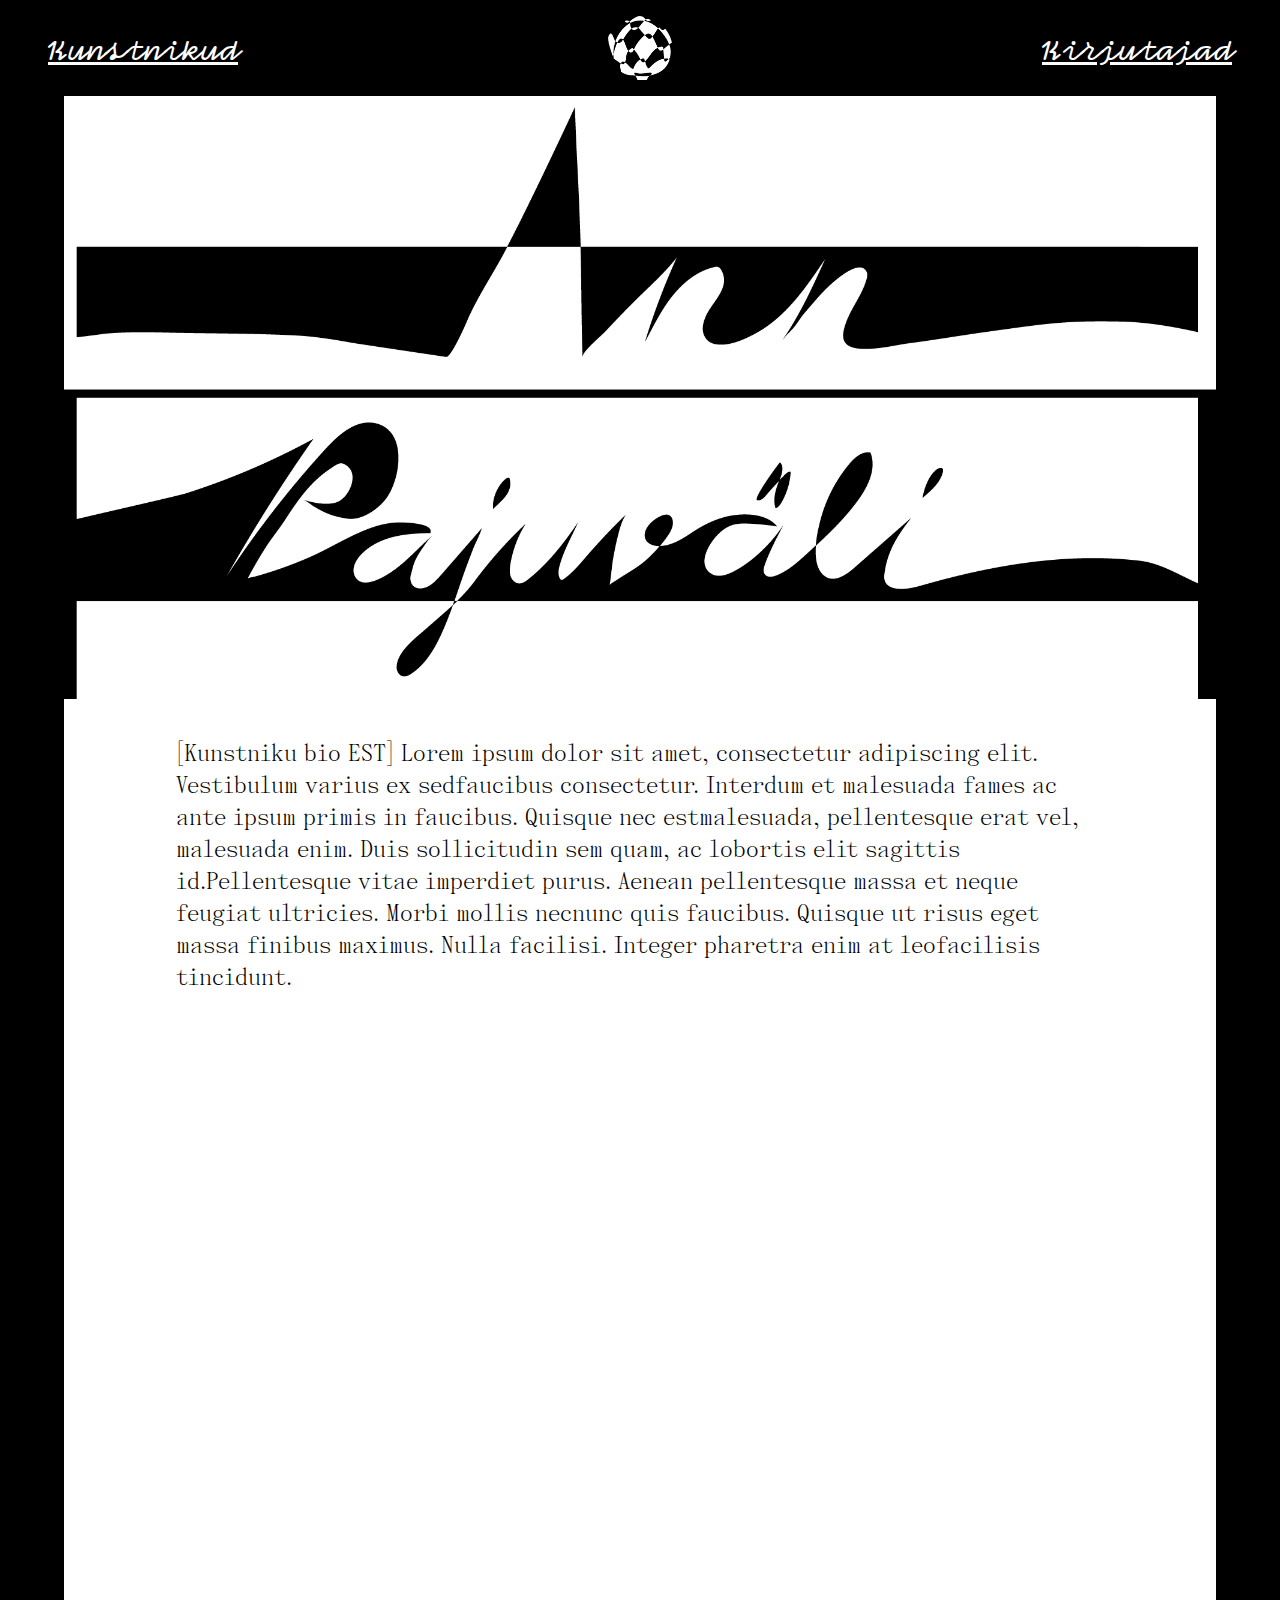
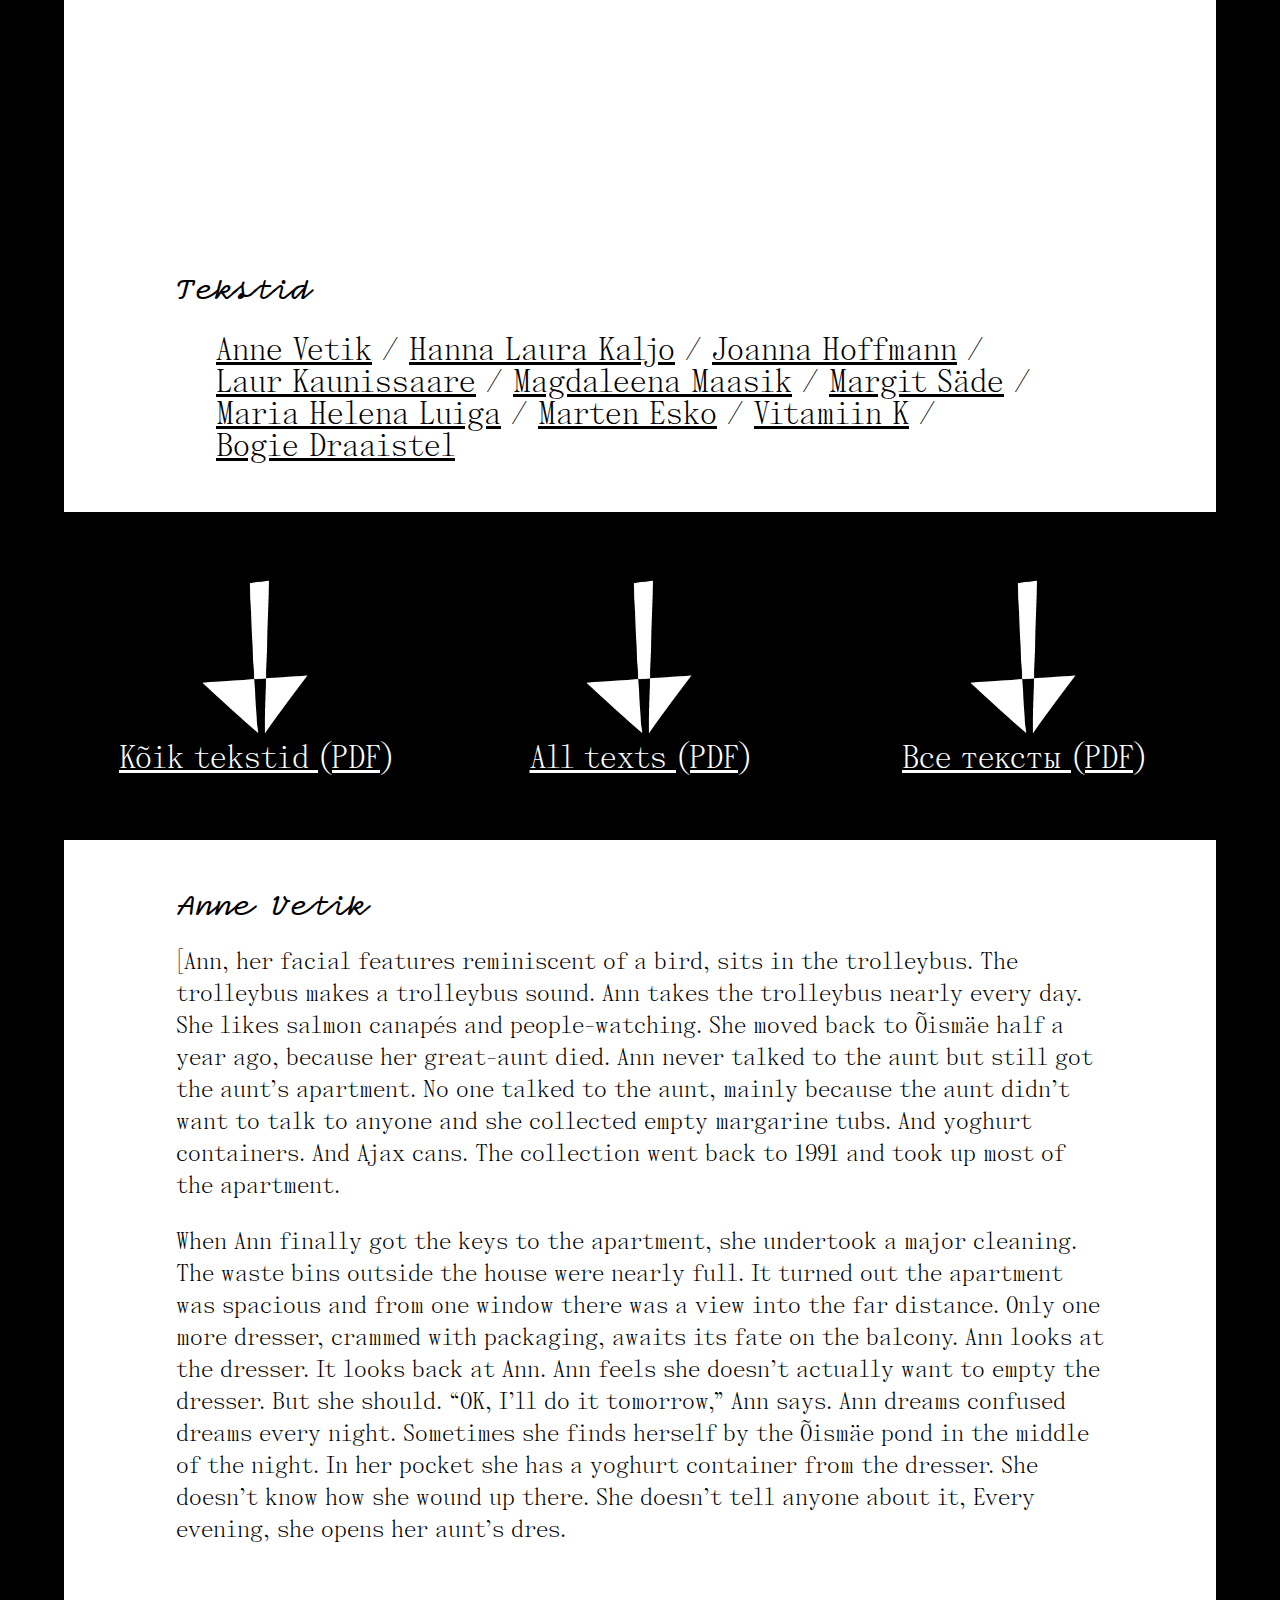
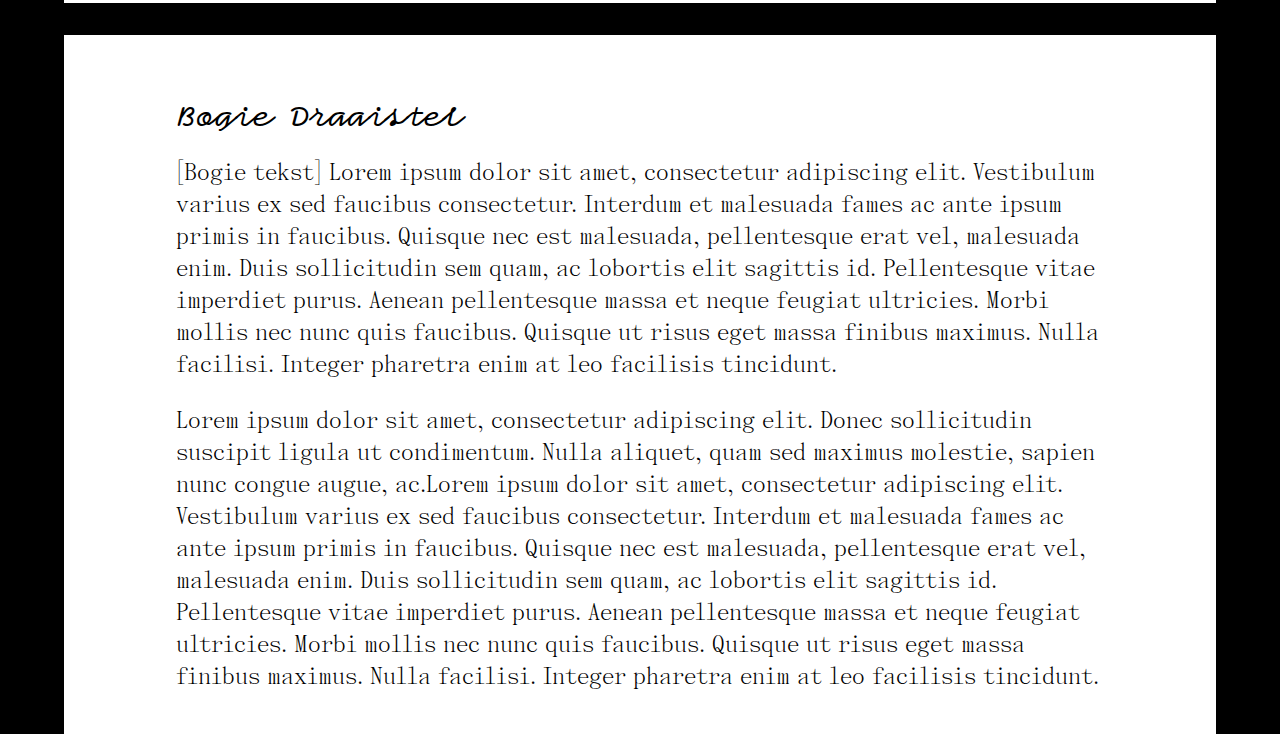
<file: kunstnikud/pajuvali.html>
<!DOCTYPE html>
<html lang="en" dir="ltr">
  <head>
    <meta charset="utf-8">
    <meta name="viewport" content="width=device-width, initial-scale=1.0">
    <title>Ann Pajuväli</title>
    <link rel="stylesheet" href="../style.css">
  </head>
  <nav>
    <div class="menu">
          <div class="artist-link">
              <h2><a href="javascript:;" onclick="toggleArtists()">Kunstnikud</a></h2>
          </div>
          <div class="icon-container">
              <a href="../index.html"><img src="../img/symbol.png" alt="artishok-home" class="icon"></a>
          </div>
          <div class="writers-link">
              <h2><a href="javascript:;" onclick="toggleWriters()">Kirjutajad</a></h2>
          </div>
    </div>
    <div id="artists-menu" class="dropdown-menu">
        <ul>
            <li><a href="../kunstnikud/pajuvali.html">Ann Pajuväli (EE)</a></li>
            <li><a href="../kunstnikud/vaiklakula.html">Ann Mirjam Vaikla (EE) & Szymon Kula (PL/FR)</a></li>
            <li><a href="../kunstnikud/liivrand.html">Anna Mari Liivrand (EE)</a></li>
            <li><a href="../kunstnikud/kaselaan.html">Jass Kaselaan (EE)</a></li>
            <li><a href="../kunstnikud/chicau.html">Joana Chicau (PT/NL)</a></li>
            <li><a href="../kunstnikud/ulfsak.html">Johanna Ulfsak (EE)</a></li>
            <li><a href="../kunstnikud/sootrandmae.html">Kaisa Sööt (EE) & Koit Randmäe (EE)</a></li>
            <li><a href="../kunstnikud/leschelier.html">Marc Leschelier (FR)</a></li>
            <li><a href="../kunstnikud/ginckels.html">Pieterjan Ginckels (BE)</a></li>
            <li><a href="../kunstnikud/karro.html">Siim Karro (EE)</a></li>
      </ul>
    </div>
    <div id="writers-menu" class="dropdown-menu">
        <ul>
            <li><a href="../kirjutajad/vetik.html">Anne Vetik</a></li>
            <li><a href="../kirjutajad/kaljo.html">Hanna Laura Kaljo</a></li>
            <li><a href="../kirjutajad/hoffmann.html">Joanna Hoffmann</a></li>
            <li><a href="../kirjutajad/kaunissaare.html">Laur Kaunissaare</a></li>
            <li><a href="../kirjutajad/maasik.html">Magdaleena Maasik</a></li>
            <li><a href="../kirjutajad/sade.html">Margit Säde</a></li>
            <li><a href="../kirjutajad/luiga.html">Maria Helena Luiga</a></li>
            <li><a href="../kirjutajad/esko.html">Marten Esko</a></li>
            <li><a href="../kirjutajad/k.html">Vitamiin K</a></li>
            <li><a href="../kirjutajad/draaistel.html">Bogie Draaistel</a></li>
        </ul>
      </div>
  </nav>
  <body>
    <main class="wrapper">
        <img class="banner" src="../img/pajuvali.png">
        <div class="inverted">
            <article class="article">
                <p>[Kunstniku bio EST] Lorem ipsum dolor sit amet, consectetur adipiscing elit. Vestibulum varius ex sedfaucibus consectetur. Interdum et malesuada fames ac ante ipsum primis in faucibus. Quisque nec estmalesuada, pellentesque erat vel, malesuada enim. Duis sollicitudin sem quam, ac lobortis elit sagittis id.Pellentesque vitae imperdiet purus. Aenean pellentesque massa et neque feugiat ultricies. Morbi mollis necnunc quis faucibus. Quisque ut risus eget massa finibus maximus. Nulla facilisi. Integer pharetra enim at leofacilisis tincidunt.</p>
            </article>
            <div class="padder">
                <div class="video-container">
                    <iframe width="560" height="315" src="https://www.youtube.com/embed/w15oWDh02K4" frameborder="0" allow="accelerometer; autoplay; clipboard-write; encrypted-media; gyroscope; picture-in-picture" allowfullscreen></iframe>
                </div>
            </div>
            <div class="article">
                <h2>Tekstid</h2>
                <ul class="inline">
                    <a href="#vetik">Anne&nbsp;Vetik</a> /
                    <a href="#kaljo">Hanna&nbsp;Laura&nbsp;Kaljo</a> /
                    <a href="#hoffmann">Joanna&nbsp;Hoffmann</a> /
                    <a href="#kaunissaare">Laur&nbsp;Kaunissaare</a> /
                    <a href="#maasik">Magdaleena&nbsp;Maasik</a> /
                    <a href="#sade">Margit&nbsp;Säde</a> /
                    <a href="#luiga">Maria&nbsp;Helena&nbsp;Luiga</a> /
                    <a href="#esko">Marten&nbsp;Esko</a> /
                    <a href="#k">Vitamiin&nbsp;K</a> /
                    <a href="#draaistel">Bogie&nbsp;Draaistel</a>
                </ul>
            </div>
            <div class="arrows">
                <div class="arrow">
                    <img src="../img/arrow.png" alt="download-EST" class="arrow-img">
                    <li><a href="#" class="arrow-text">Kõik tekstid (PDF)</a>
                    </li>
                </div>
                <div class="arrow">
                    <img src="../img/arrow.png" alt="download-ENG" class="arrow-img">
                    <li><a href="#">All texts (PDF)</a>
                </div>
                <div class="arrow">
                    <img src="../img/arrow.png" alt="download-RUS" class="arrow-img">
                    <li><a href="#">Все тексты (PDF)</a>
                </div>
            </div>
            <div class="article">
                <a name="vetik" class="anchor"></a>
                <h2>Anne Vetik</h2>
                <p>[Ann, her facial features reminiscent of a bird, sits in the trolleybus. The trolleybus
                    makes a trolleybus sound. Ann takes the trolleybus nearly every day. She likes salmon
                    canapés and people-watching. She moved back to Õismäe half a year ago, because her
                    great-aunt died. Ann never talked to the aunt but still got the aunt’s apartment. No
                    one talked to the aunt, mainly because the aunt didn’t want to talk to anyone and she
                    collected empty margarine tubs. And yoghurt containers. And Ajax cans. The collection
                    went back to 1991 and took up most of the apartment.</p>
                    <p>When Ann finally got the keys to the apartment, she undertook a major cleaning.
                    The waste bins outside the house were nearly full. It turned out the apartment was
                    spacious and from one window there was a view into the far distance. Only one more
                    dresser, crammed with packaging, awaits its fate on the balcony. Ann looks at the
                    dresser. It looks back at Ann. Ann feels she doesn’t actually want to empty the dresser.
                    But she should. “OK, I’ll do it tomorrow,” Ann says.
                    Ann dreams confused dreams every night. Sometimes she finds herself by the Õismäe
                    pond in the middle of the night. In her pocket she has a yoghurt container from the
                    dresser. She doesn’t know how she wound up there. She doesn’t tell anyone about it,
                    Every evening, she opens her aunt’s dres.</p>
            </div>
            <hr />
            <div class="article">
                <a name="draaistel"></a>
                <h2>Bogie Draaistel</h2>
                <p>[Bogie tekst] Lorem ipsum dolor sit amet, consectetur adipiscing elit. Vestibulum varius ex sed faucibus consectetur. Interdum et malesuada fames ac ante ipsum primis in faucibus. Quisque nec est malesuada, pellentesque erat vel, malesuada enim. Duis sollicitudin sem quam, ac lobortis elit sagittis id. Pellentesque vitae imperdiet purus. Aenean pellentesque massa et neque feugiat ultricies. Morbi mollis nec nunc quis faucibus. Quisque ut risus eget massa finibus maximus. Nulla facilisi. Integer pharetra enim at leo facilisis tincidunt.</p>
                <p>Lorem ipsum dolor sit amet, consectetur adipiscing elit. Donec sollicitudin suscipit ligula ut condimentum. Nulla aliquet, quam sed maximus molestie, sapien nunc congue augue, ac.Lorem ipsum dolor sit amet, consectetur adipiscing elit. Vestibulum varius ex sed faucibus consectetur. Interdum et malesuada fames ac ante ipsum primis in faucibus. Quisque nec est malesuada, pellentesque erat vel, malesuada enim. Duis sollicitudin sem quam, ac lobortis elit sagittis id. Pellentesque vitae imperdiet purus. Aenean pellentesque massa et neque feugiat ultricies. Morbi mollis nec nunc quis faucibus. Quisque ut risus eget massa finibus maximus. Nulla facilisi. Integer pharetra enim at leo facilisis tincidunt.</p>
            </div>
        </div>
    </main>
    <script src="../js/nav.js"></script>
  </body>
</html>
</file>
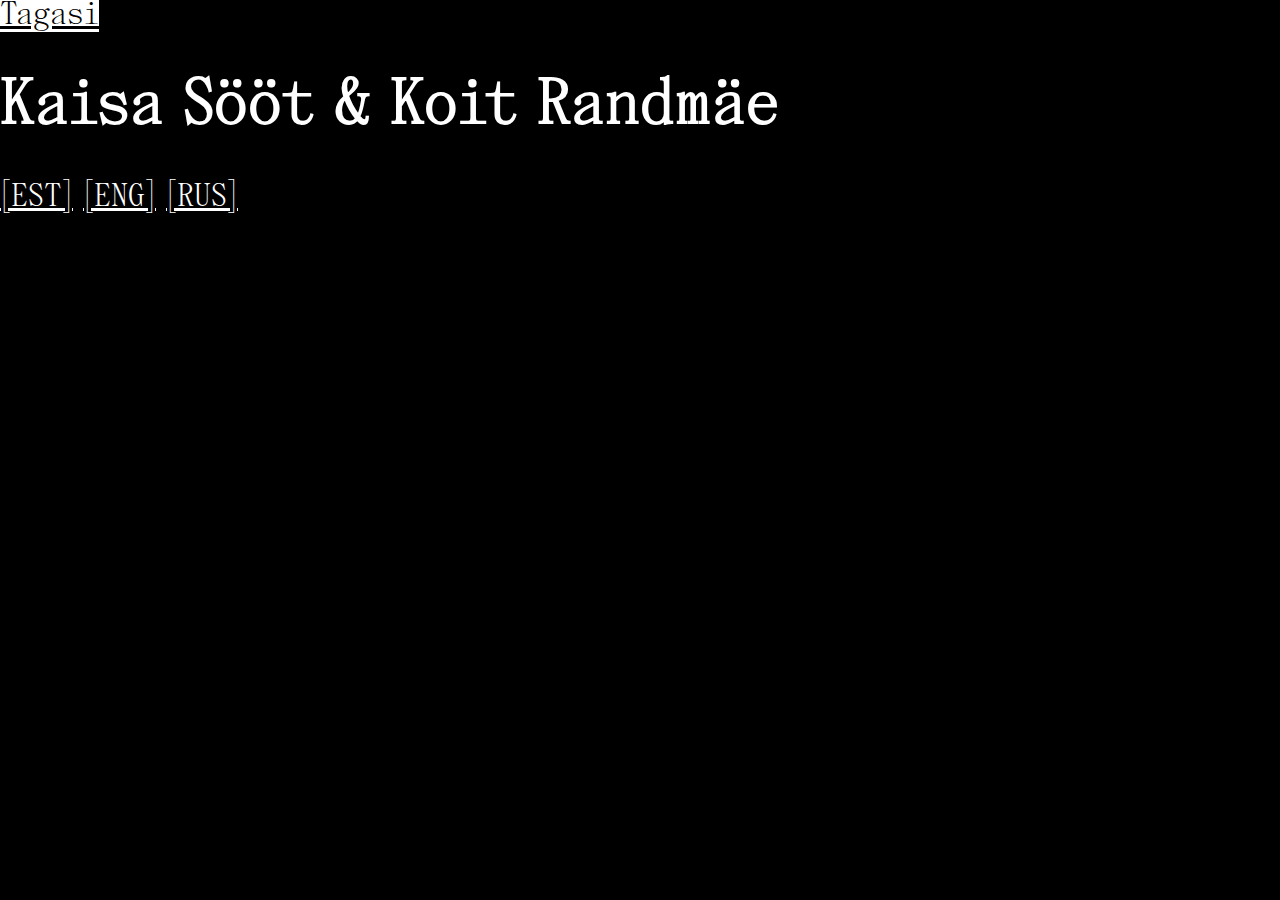
<file: kunstnikud/sootrandmae.html>
<!DOCTYPE html>
<html lang="en" dir="ltr">
  <head>
    <meta charset="utf-8">
    <title>Kaisa Sööt & Koit Randmäe</title>
    <link rel="stylesheet" href="../style.css">
  </head>
  <body>
    <div class="tagasi">
        <a href="../index.html">Tagasi</a>
    </div>
    <div class="container">
      <div class="ab heading white-text centered">
        <h1>Kaisa Sööt & Koit Randmäe</h1>
      </div>
      <div class="centered body">
        <a href="../files/EST_SöötRandmäe.pdf" target="_blank">[EST]</a>
        <a href="../files/ENG_SöötRandmäe.pdf" target="_blank">[ENG]</a>
        <a href="../files/RUS_SöötRandmäe.pdf" target="_blank">[RUS]</a>
      </div>
    </div>
  </body>
</html>
</file>
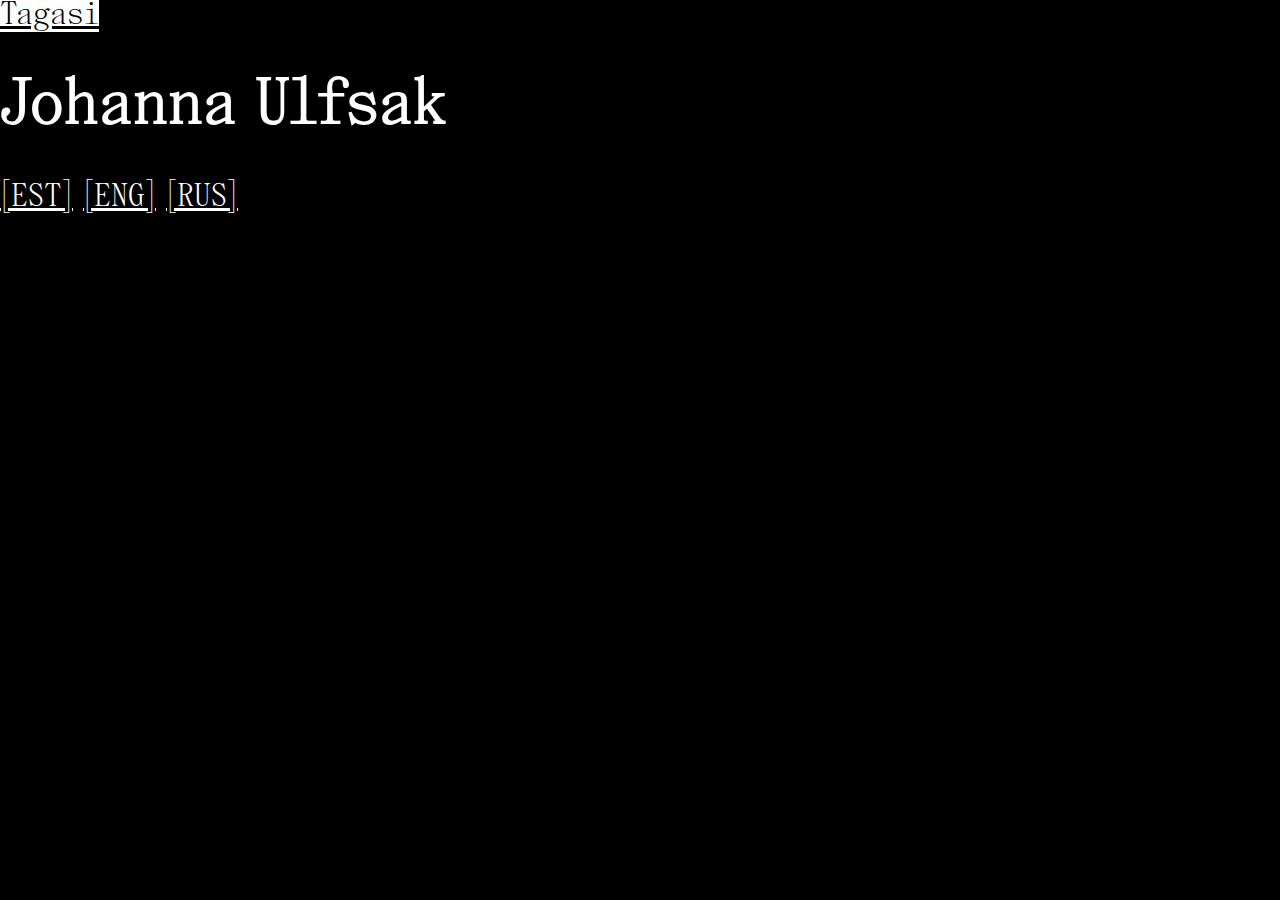
<file: kunstnikud/ulfsak.html>
<!DOCTYPE html>
<html lang="en" dir="ltr">
  <head>
    <meta charset="utf-8">
    <title>Johanna Ulfsak</title>
    <link rel="stylesheet" href="../style.css">
  </head>
  <body>
    <div class="tagasi">
        <a href="../index.html">Tagasi</a>
    </div>
    <div class="container">
      <div class="ab heading white-text centered">
        <h1>Johanna Ulfsak</h1>
      </div>
      <div class="centered body">
        <a href="../files/EST_JohannaUlfsak.pdf" target="_blank">[EST]</a>
        <a href="../files/ENG_JohannaUlfsak.pdf" target="_blank">[ENG]</a>
        <a href="../files/RUS_JohannaUlfsak.pdf" target="_blank">[RUS]</a>
      </div>
    </div>
  </body>
</html>
</file>
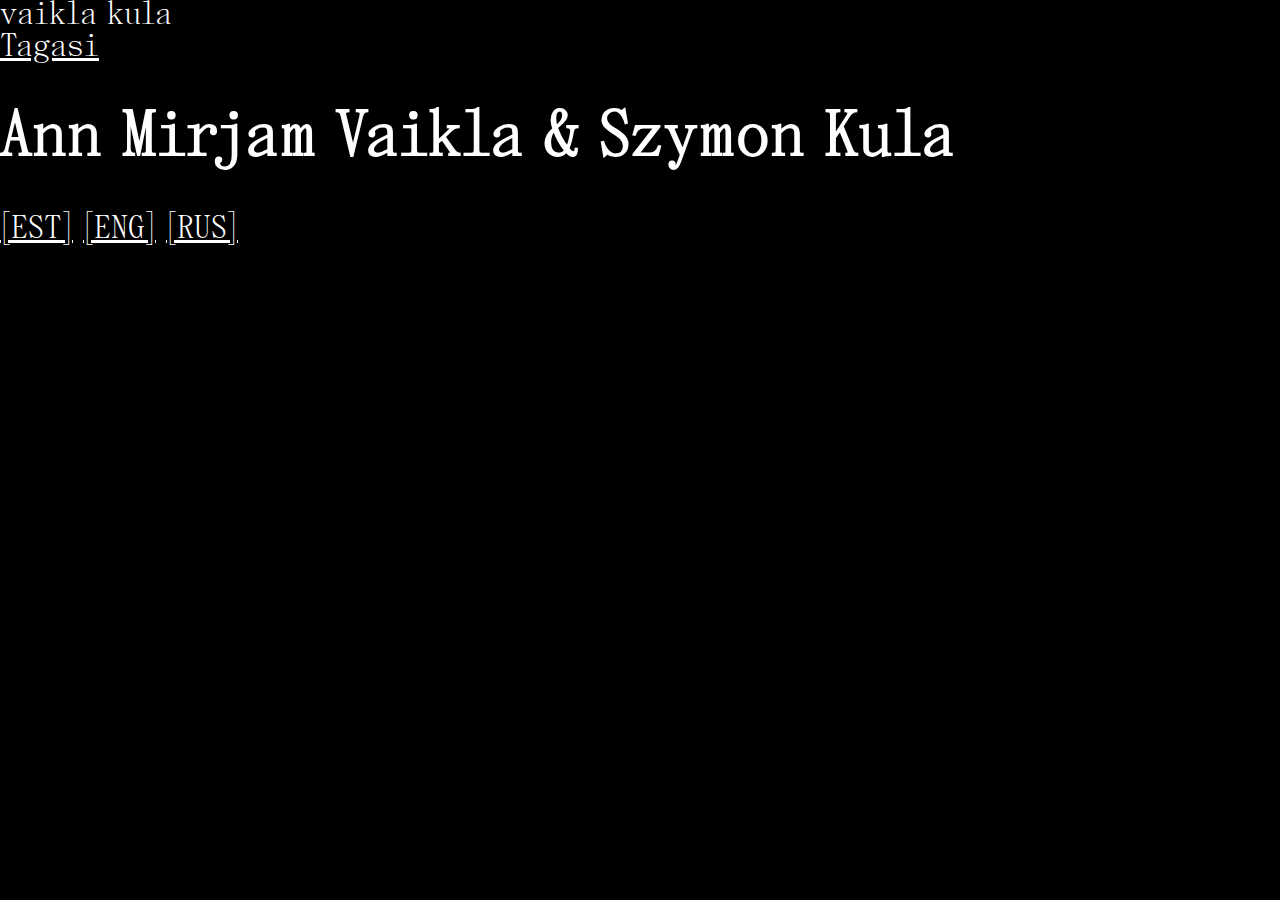
<file: kunstnikud/vaiklakula.html>
vaikla kula
<!DOCTYPE html>
<html lang="en" dir="ltr">
  <head>
    <meta charset="utf-8">
    <title>Ann Mirjam Vaikla & Szymon Kula</title>
    <link rel="stylesheet" href="../style.css">
  </head>
  <body>
    <div class="tagasi">
        <a href="../index.html">Tagasi</a>
    </div>
    <div class="container">
      <div class="ab heading white-text centered">
        <h1>Ann Mirjam Vaikla & Szymon Kula</h1>
      </div>
      <div class="centered body">
        <a href="../files/EST_VaiklaKula.pdf" target="_blank">[EST]</a>
        <a href="../files/ENG_VaiklaKula.pdf" target="_blank">[ENG]</a>
        <a href="../files/RUS_VaiklaKula.pdf" target="_blank">[RUS]</a>
      </div>
    </div>
  </body>
</html>
</file>
<file: style.css>
@font-face {
  src: url(fonts/Compagnon-Bold.woff);
  font-family: Compagnon;
}

@font-face {
  src: url(fonts/PanamaRegular.otf);
  font-family: Panama;
}

*   { box-sizing: border-box; }

html,
body {
    width: 100%;
    height: 100%;
    margin: 0;
    padding: 0;
}

body {
    background: #000;
    color: #fff;
    font-size: 2rem;
    font-family: Panama;
    font-weight: Regular;
}

ul {
    list-style: none;
}

a {
    color: #FFFFFF;
    text-decoration: underline;
}

a:hover {
    color: #000000;
    background-color: #FFFFFF;
    text-decoration: underline;
}

nav {
    width: 100%;
    background-color: black;
    margin: 0;
    position: fixed;
    z-index: 1;
}

nav h2 {
    font-size: 2rem;
    font-weight: lighter;
    font-family: Compagnon;
    text-decoration: none;
}

nav h2:hover {
    text-decoration: underline;
}

.menu {
    display: flex;
    margin: 0;
    padding: 0 2rem;
    justify-content: center;
}

.artist-link {
    width: 100%;
    text-align: left;
    padding: 0 1rem;
}

.icon-container {
    width: 100%;
    text-align: center;
    padding-top: 1rem
}

.icon-container a:hover {
    text-decoration: none;
    background-color: #000000;
}

.writers-link {
    width: 100%;
    text-align: right;
    padding: 0 1rem;
}

.icon {
    height: 4rem;
}

.dropdown-menu {
    display: none;
    width: 100%;
    height: 100%;
    position: fixed;
    background-color: black;
    text-align: center;
}

.dropdown-menu li {
    line-height: 3.5rem;
}

.active {
    display: block
}

body.active { overflow:hidden }

.icon {
    width: 4rem;
}

.wrapper {
    width: 90%;
    max-width: 90rem;
    margin: 0 auto;
}

.banner {
    display: block;
    width: 100%;
    margin-top: 0;
    padding-top: 6em;
}

.map {
    display: block;
    width: 100%;
    margin-top: 0;
    padding-top: 0;
}

.inverted {
    background: #FFFFFF;
    color: #000000;
    width: 100%;
    /* margin: 0 auto; */
}

.inverted ul a {
    color: #000000;
}

.inverted ul a:hover {
    color: #FFFFFF;
    background-color: #000000;
}

.article {
    width: 100%;
    max-width: 60rem;
    margin: 0 auto;
    padding: 1rem 1rem 0.5em;
}

.article h1 {
    text-align: center;
    font-size: 3.75rem;
    font-weight: lighter;
    font-family: Compagnon;
}

.article h2 {
  font-size: 2.5rem;
  font-weight: lighter;
  font-family: Compagnon;
}

.center {
    text-align: center;
}

.article p {
    font-size: 2rem;
    font-family: Panama;
    font-weight: Regular;
    line-height: 3rem;
}

.eng p {
    font-style: italic;
    padding: 0rem 1rem 0em;
}

.padder {
    padding: 10rem;
}

.video-container {
    position: relative;
    padding-bottom: 56.25%;
    height: 0;
    overflow: hidden;
    z-index: 0;
}

.video-container iframe {
    position: absolute;
    top: 0;
    left: 0;
    width: 100%;
    height: 100%;
}

.columns {
    display: flex;
    flex-wrap: wrap;
    width: 90%;
    margin: 0 auto 3em auto;
}

.column {
    line-height: 4rem;
    word-wrap: break-word;
}

.left {
    width: 70%;
    min-width: 18rem;
}

.right {
    width: 30%;
    min-width: 18rem;
}

.column h2 {
    font-weight: lighter;
    font-family: Compagnon;
}

.arrows {
    display: flex;
    width: 100%;
    background-color: #000000;
    text-align: center;
    padding: 3rem 0;
}

.arrow {
    padding: 1rem 0;
    width: 100%;
}

/* phone size */
@media only screen and (max-width: 600px) {
    hr { width:100%; height:1rem; border: 0; background: #000000; }

    nav h2 {
        font-size: 1.4rem;
    }

    a, .article p, .arrow li a {
        font-size: 1.2rem;
        line-height: 2rem;
    }

    .article h2 {
        font-size: 1.5rem;
    }

    .dropdown-menu {
        margin-top: 0rem;
        padding-top: 0;
        margin-bottom: 5rem;
    }

    .dropdown-menu li {
        line-height: 2.3rem;
        margin: 0;
        padding: 0;
        text-align: left;
    }

    .icon {
        display: none;
    }

    .columns {
        width: 100%;
    }

    .banner {
        padding-top: 5rem;
    }

    .arrows {
        display: block;
    }

    .arrow {
        width: 4rem;
        margin: 2rem auto;
        padding: 0;
    }

    .arrow-img {
        width: 100%;
    }
}

/* tablet and desktop size */
@media only screen and (min-width: 601px) {
    hr { width:100%; height:2rem; border: 0; background: #000000; }

    nav h2 {
    font-size: 2rem;
    }

    .dropdown-menu {
        padding-top: 0rem;
        padding-bottom: 3rem;
    }

    .dropdown-menu li {
        font-size: 2rem;
        line-height: 2.5rem;
    }

    .article h2 {
        font-size: 2rem;
    }

    .article p {
        font-size: 1.5rem;
        line-height: 2rem;
    }

    .banner {
        padding-top: 6rem;
    }

    .arrows {
        padding: 5rem auto;
        display: flex;
    }

    .arrow-img {
        height: 10rem;
    }
}
/* big tablet size*/
@media only screen and (max-width: 800px) {
    .arrows {
        padding: 5rem 0;
        display: block;
    }
}
/* desktop size */
@media only screen and (min-width: 800px) {
    .column h2 {
        font-size: 3rem;
        line-height: 1rem;
    }
}
</file>
